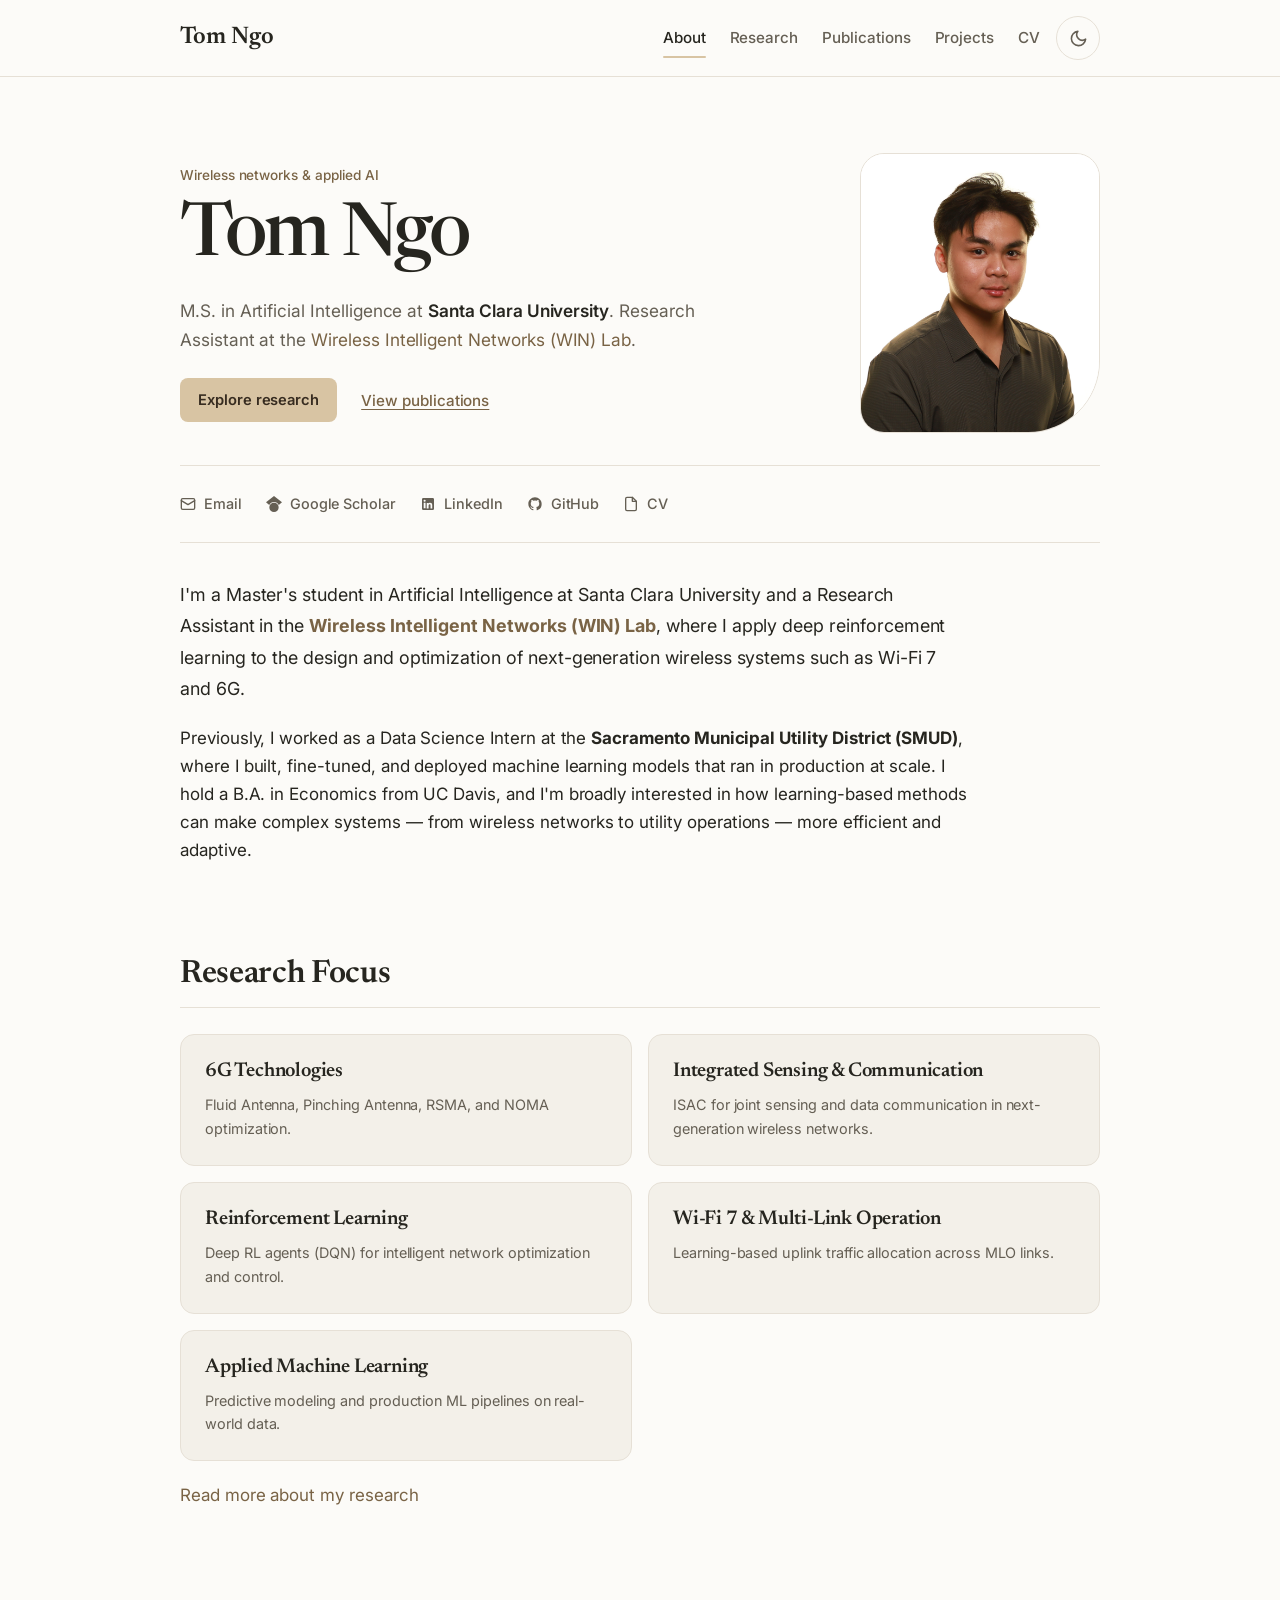
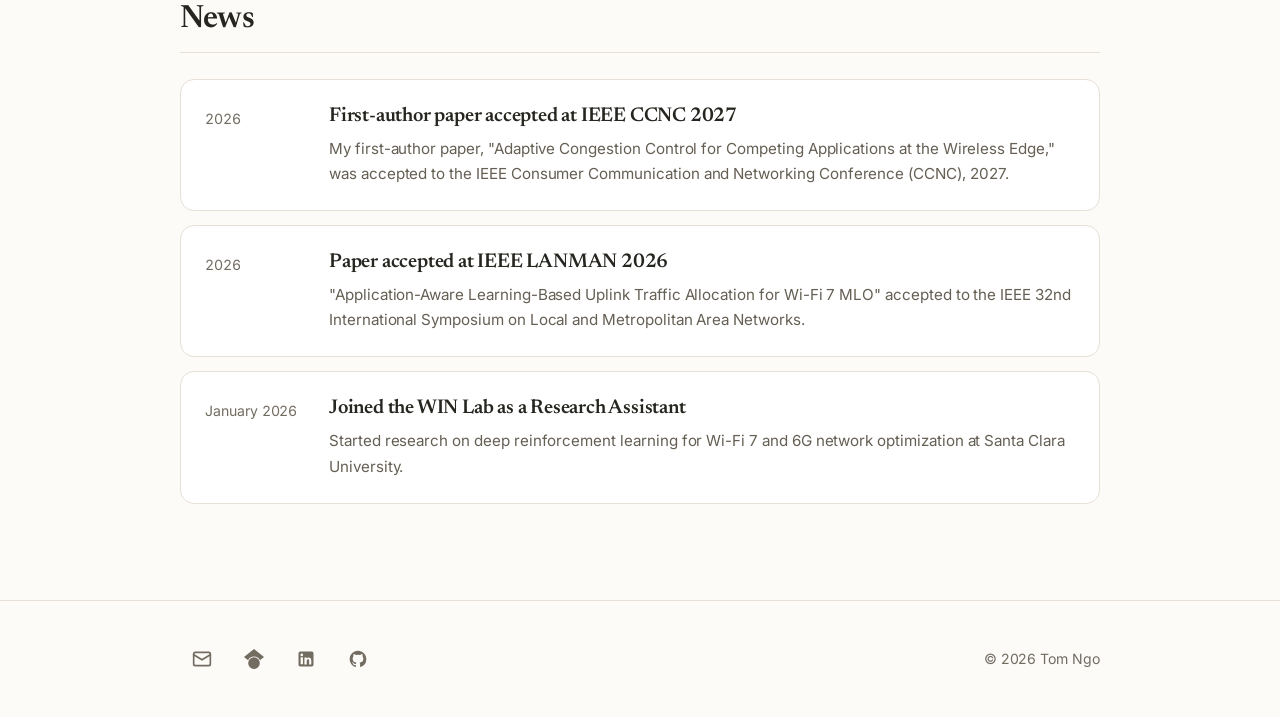
<file: index.html>
<!DOCTYPE html>
<html lang="en">
<head>
  <meta charset="UTF-8" />
  <meta name="viewport" content="width=device-width, initial-scale=1.0" />
  <title>Tom Ngo</title>
  <meta name="description" content="Tom (Pham Hoang Duy) Ngo — M.S. in Artificial Intelligence at Santa Clara University and Research Assistant at the Wireless Intelligent Networks (WIN) Lab. Research in deep reinforcement learning for intelligent wireless networks." />
  <meta name="theme-color" content="#fcfbf8" />
  <link rel="icon" type="image/svg+xml" href="assets/favicon.svg" />
  <script>
    (function () {
      var theme = "light";
      try {
        var saved = localStorage.getItem("theme");
        theme = saved === "light" || saved === "dark" ? saved :
          (window.matchMedia("(prefers-color-scheme: dark)").matches ? "dark" : "light");
      } catch (e) {}
      document.documentElement.setAttribute("data-theme", theme);
      document.querySelector('meta[name="theme-color"]').setAttribute("content", theme === "dark" ? "#181714" : "#fcfbf8");
    })();
  </script>
  <link rel="preconnect" href="https://fonts.googleapis.com" />
  <link rel="preconnect" href="https://fonts.gstatic.com" crossorigin />
  <link href="https://fonts.googleapis.com/css2?family=Inter:wght@400;500;600;700&family=Newsreader:ital,opsz,wght@0,6..72,400;0,6..72,500;0,6..72,600;0,6..72,700;1,6..72,400;1,6..72,500&display=swap" rel="stylesheet" />
  <link rel="stylesheet" href="style.css" />
</head>
<body>
  <a class="skip-link" href="#main-content">Skip to content</a>
  <header class="site-header">
    <div class="container nav-inner">
      <a class="brand" href="index.html">Tom Ngo</a>
      <nav class="nav-links" id="navLinks" aria-label="Main navigation">
        <a href="index.html" aria-current="page">About</a>
        <a href="research.html">Research</a>
        <a href="publications.html">Publications</a>
        <a href="projects.html">Projects</a>
        <a href="cv.html">CV</a>
      </nav>
      <button type="button" class="theme-toggle" id="themeToggle" aria-label="Switch to dark mode" title="Switch to dark mode" aria-pressed="false">
        <svg aria-hidden="true" focusable="false" class="icon-moon" viewBox="0 0 24 24" fill="none" stroke="currentColor" stroke-width="2" stroke-linecap="round" stroke-linejoin="round"><path d="M21 12.79A9 9 0 1 1 11.21 3 7 7 0 0 0 21 12.79z"/></svg>
        <svg aria-hidden="true" focusable="false" class="icon-sun" viewBox="0 0 24 24" fill="none" stroke="currentColor" stroke-width="2" stroke-linecap="round" stroke-linejoin="round"><circle cx="12" cy="12" r="4"/><path d="M12 2v2M12 20v2M4.93 4.93l1.41 1.41M17.66 17.66l1.41 1.41M2 12h2M20 12h2M6.34 17.66l-1.41 1.41M19.07 4.93l-1.41 1.41"/></svg>
      </button>
      <button type="button" class="nav-toggle" aria-label="Open menu" aria-expanded="false" aria-controls="navLinks">
        <svg aria-hidden="true" focusable="false" width="24" height="24" viewBox="0 0 24 24" fill="none" stroke="currentColor" stroke-width="2" stroke-linecap="round"><line x1="3" y1="6" x2="21" y2="6"/><line x1="3" y1="12" x2="21" y2="12"/><line x1="3" y1="18" x2="21" y2="18"/></svg>
      </button>
    </div>
  </header>

  <main id="main-content" tabindex="-1">
    <!-- Hero -->
    <section class="hero" aria-labelledby="profile-heading">
      <div class="container hero-grid">
        <div class="hero-copy">
          <p class="eyebrow">Wireless networks &amp; applied AI</p>
          <h1 id="profile-heading">Tom Ngo</h1>
          <p class="hero-tagline">
            M.S. in Artificial Intelligence at <strong>Santa Clara University</strong>.
            Research Assistant at the
            <a href="https://krishnaramamoorthy.com/winlab/" target="_blank" rel="noopener">Wireless Intelligent Networks (WIN) Lab</a>.
          </p>
          <div class="hero-actions">
            <a class="btn" href="research.html">Explore research</a>
            <a class="text-link" href="publications.html">View publications</a>
          </div>
        </div>
        <img class="hero-photo" src="assets/profile.jpg" width="240" height="280" fetchpriority="high" alt="Portrait of Tom Ngo" />
        <div class="social-row">
          <a href="mailto:pngo2@scu.edu">
            <svg aria-hidden="true" focusable="false" viewBox="0 0 24 24" fill="none" stroke="currentColor" stroke-width="2" stroke-linecap="round" stroke-linejoin="round"><rect x="2" y="4" width="20" height="16" rx="2"/><path d="m22 7-10 6L2 7"/></svg>
            Email
          </a>
          <a href="https://scholar.google.com/citations?user=aA_KUTAAAAAJ&amp;hl=en" target="_blank" rel="noopener">
            <svg aria-hidden="true" focusable="false" viewBox="0 0 24 24" fill="currentColor"><path d="M12 24a7 7 0 1 1 0-14 7 7 0 0 1 0 14zm0-24L0 9.5l4.838 3.94A8 8 0 0 1 12 9a8 8 0 0 1 7.162 4.44L24 9.5z"/></svg>
            Google Scholar
          </a>
          <a href="https://www.linkedin.com/in/duyngoph" target="_blank" rel="noopener">
            <svg aria-hidden="true" focusable="false" viewBox="0 0 24 24" fill="currentColor"><path d="M19 3a2 2 0 0 1 2 2v14a2 2 0 0 1-2 2H5a2 2 0 0 1-2-2V5a2 2 0 0 1 2-2h14zM8.34 18.34V9.96H5.56v8.38h2.78zM6.95 8.73a1.61 1.61 0 1 0 0-3.22 1.61 1.61 0 0 0 0 3.22zm11.39 9.61v-4.6c0-2.46-1.31-3.6-3.06-3.6-1.41 0-2.04.78-2.39 1.32v-1.13h-2.78c.04.78 0 8.38 0 8.38h2.78v-4.68c0-.25.02-.5.09-.68.2-.5.66-1.01 1.42-1.01.99 0 1.39.76 1.39 1.86v4.51h2.55z"/></svg>
            LinkedIn
          </a>
          <a href="https://github.com/duyngoph" target="_blank" rel="noopener">
            <svg aria-hidden="true" focusable="false" viewBox="0 0 24 24" fill="currentColor"><path d="M12 2C6.48 2 2 6.48 2 12c0 4.42 2.87 8.17 6.84 9.5.5.09.68-.22.68-.48v-1.7c-2.78.6-3.37-1.34-3.37-1.34-.46-1.16-1.11-1.47-1.11-1.47-.91-.62.07-.6.07-.6 1 .07 1.53 1.03 1.53 1.03.89 1.53 2.34 1.09 2.91.83.09-.65.35-1.09.63-1.34-2.22-.25-4.55-1.11-4.55-4.94 0-1.09.39-1.98 1.03-2.68-.1-.25-.45-1.27.1-2.65 0 0 .84-.27 2.75 1.02a9.56 9.56 0 0 1 5 0c1.91-1.29 2.75-1.02 2.75-1.02.55 1.38.2 2.4.1 2.65.64.7 1.03 1.59 1.03 2.68 0 3.84-2.34 4.69-4.57 4.94.36.31.68.92.68 1.85v2.74c0 .27.18.58.69.48A10.01 10.01 0 0 0 22 12c0-5.52-4.48-10-10-10z"/></svg>
            GitHub
          </a>
          <a href="assets/Tom_Ngo_CV.pdf" target="_blank" rel="noopener">
            <svg aria-hidden="true" focusable="false" viewBox="0 0 24 24" fill="none" stroke="currentColor" stroke-width="2" stroke-linecap="round" stroke-linejoin="round"><path d="M14 2H6a2 2 0 0 0-2 2v16a2 2 0 0 0 2 2h12a2 2 0 0 0 2-2V8z"/><path d="M14 2v6h6"/></svg>
            CV
          </a>
        </div>
      </div>
    </section>

    <!-- About -->
    <section class="section about-section" aria-label="About Tom">
      <div class="container prose">
        <p class="lead">
          I'm a Master's student in Artificial Intelligence at Santa Clara University and a
          Research Assistant in the <strong><a href="https://krishnaramamoorthy.com/winlab/" target="_blank" rel="noopener">Wireless Intelligent Networks (WIN) Lab</a></strong>, where I
          apply deep reinforcement learning to the design and optimization of next-generation
          wireless systems such as Wi-Fi 7 and 6G.
        </p>
        <p>
          Previously, I worked as a Data Science Intern at the
          <strong>Sacramento Municipal Utility District (SMUD)</strong>, where I built, fine-tuned,
          and deployed machine learning models that ran in production at scale. I hold a B.A. in
          Economics from UC Davis, and I'm broadly interested in how learning-based methods can make
          complex systems — from wireless networks to utility operations — more efficient and
          adaptive.
        </p>
      </div>
    </section>

    <!-- Research focus -->
    <section class="section">
      <div class="container">
        <h2 class="section-title">Research Focus</h2>
        <div class="interest-grid">
          <div class="interest">
            <h3>6G Technologies</h3>
            <p>Fluid Antenna, Pinching Antenna, RSMA, and NOMA optimization.</p>
          </div>
          <div class="interest">
            <h3>Integrated Sensing &amp; Communication</h3>
            <p>ISAC for joint sensing and data communication in next-generation wireless networks.</p>
          </div>
          <div class="interest">
            <h3>Reinforcement Learning</h3>
            <p>Deep RL agents (DQN) for intelligent network optimization and control.</p>
          </div>
          <div class="interest">
            <h3>Wi-Fi 7 &amp; Multi-Link Operation</h3>
            <p>Learning-based uplink traffic allocation across MLO links.</p>
          </div>
          <div class="interest">
            <h3>Applied Machine Learning</h3>
            <p>Predictive modeling and production ML pipelines on real-world data.</p>
          </div>
        </div>
        <p style="margin-top: 20px;">
          <a href="research.html">Read more about my research</a>
        </p>
      </div>
    </section>

    <!-- News -->
    <section class="section">
      <div class="container">
        <h2 class="section-title">News</h2>
        <div class="cards news-cards">
          <article class="card news-card">
            <p class="meta">2026</p>
            <div class="news-body">
              <h3><a href="publications.html#ccnc-2027">First-author paper accepted at IEEE CCNC 2027</a></h3>
              <p class="muted">
                My first-author paper, "Adaptive Congestion Control for Competing Applications at the
                Wireless Edge," was accepted to the IEEE Consumer Communication and Networking
                Conference (CCNC), 2027.
              </p>
            </div>
          </article>
          <article class="card news-card">
            <p class="meta">2026</p>
            <div class="news-body">
              <h3><a href="publications.html#lanman-2026">Paper accepted at IEEE LANMAN 2026</a></h3>
              <p class="muted">
                "Application-Aware Learning-Based Uplink Traffic Allocation for Wi-Fi 7 MLO" accepted
                to the IEEE 32nd International Symposium on Local and Metropolitan Area Networks.
              </p>
            </div>
          </article>
          <article class="card news-card">
            <p class="meta">January 2026</p>
            <div class="news-body">
              <h3>Joined the WIN Lab as a Research Assistant</h3>
              <p class="muted">
                Started research on deep reinforcement learning for Wi-Fi 7 and 6G network
                optimization at Santa Clara University.
              </p>
            </div>
          </article>
        </div>
      </div>
    </section>
  </main>

  <footer class="site-footer">
    <div class="container footer-inner">
      <div class="footer-social">
        <a href="mailto:pngo2@scu.edu" aria-label="Email">
          <svg aria-hidden="true" focusable="false" viewBox="0 0 24 24" fill="none" stroke="currentColor" stroke-width="2" stroke-linecap="round" stroke-linejoin="round"><rect x="2" y="4" width="20" height="16" rx="2"/><path d="m22 7-10 6L2 7"/></svg>
        </a>
        <a href="https://scholar.google.com/citations?user=aA_KUTAAAAAJ&amp;hl=en" target="_blank" rel="noopener" aria-label="Google Scholar">
          <svg aria-hidden="true" focusable="false" viewBox="0 0 24 24" fill="currentColor"><path d="M12 24a7 7 0 1 1 0-14 7 7 0 0 1 0 14zm0-24L0 9.5l4.838 3.94A8 8 0 0 1 12 9a8 8 0 0 1 7.162 4.44L24 9.5z"/></svg>
        </a>
        <a href="https://www.linkedin.com/in/duyngoph" target="_blank" rel="noopener" aria-label="LinkedIn">
          <svg aria-hidden="true" focusable="false" viewBox="0 0 24 24" fill="currentColor"><path d="M19 3a2 2 0 0 1 2 2v14a2 2 0 0 1-2 2H5a2 2 0 0 1-2-2V5a2 2 0 0 1 2-2h14zM8.34 18.34V9.96H5.56v8.38h2.78zM6.95 8.73a1.61 1.61 0 1 0 0-3.22 1.61 1.61 0 0 0 0 3.22zm11.39 9.61v-4.6c0-2.46-1.31-3.6-3.06-3.6-1.41 0-2.04.78-2.39 1.32v-1.13h-2.78c.04.78 0 8.38 0 8.38h2.78v-4.68c0-.25.02-.5.09-.68.2-.5.66-1.01 1.42-1.01.99 0 1.39.76 1.39 1.86v4.51h2.55z"/></svg>
        </a>
        <a href="https://github.com/duyngoph" target="_blank" rel="noopener" aria-label="GitHub">
          <svg aria-hidden="true" focusable="false" viewBox="0 0 24 24" fill="currentColor"><path d="M12 2C6.48 2 2 6.48 2 12c0 4.42 2.87 8.17 6.84 9.5.5.09.68-.22.68-.48v-1.7c-2.78.6-3.37-1.34-3.37-1.34-.46-1.16-1.11-1.47-1.11-1.47-.91-.62.07-.6.07-.6 1 .07 1.53 1.03 1.53 1.03.89 1.53 2.34 1.09 2.91.83.09-.65.35-1.09.63-1.34-2.22-.25-4.55-1.11-4.55-4.94 0-1.09.39-1.98 1.03-2.68-.1-.25-.45-1.27.1-2.65 0 0 .84-.27 2.75 1.02a9.56 9.56 0 0 1 5 0c1.91-1.29 2.75-1.02 2.75-1.02.55 1.38.2 2.4.1 2.65.64.7 1.03 1.59 1.03 2.68 0 3.84-2.34 4.69-4.57 4.94.36.31.68.92.68 1.85v2.74c0 .27.18.58.69.48A10.01 10.01 0 0 0 22 12c0-5.52-4.48-10-10-10z"/></svg>
        </a>
      </div>
      <p class="footer-copy">© 2026 Tom Ngo</p>
    </div>
  </footer>

  <script src="script.js"></script>
</body>
</html>
</file>
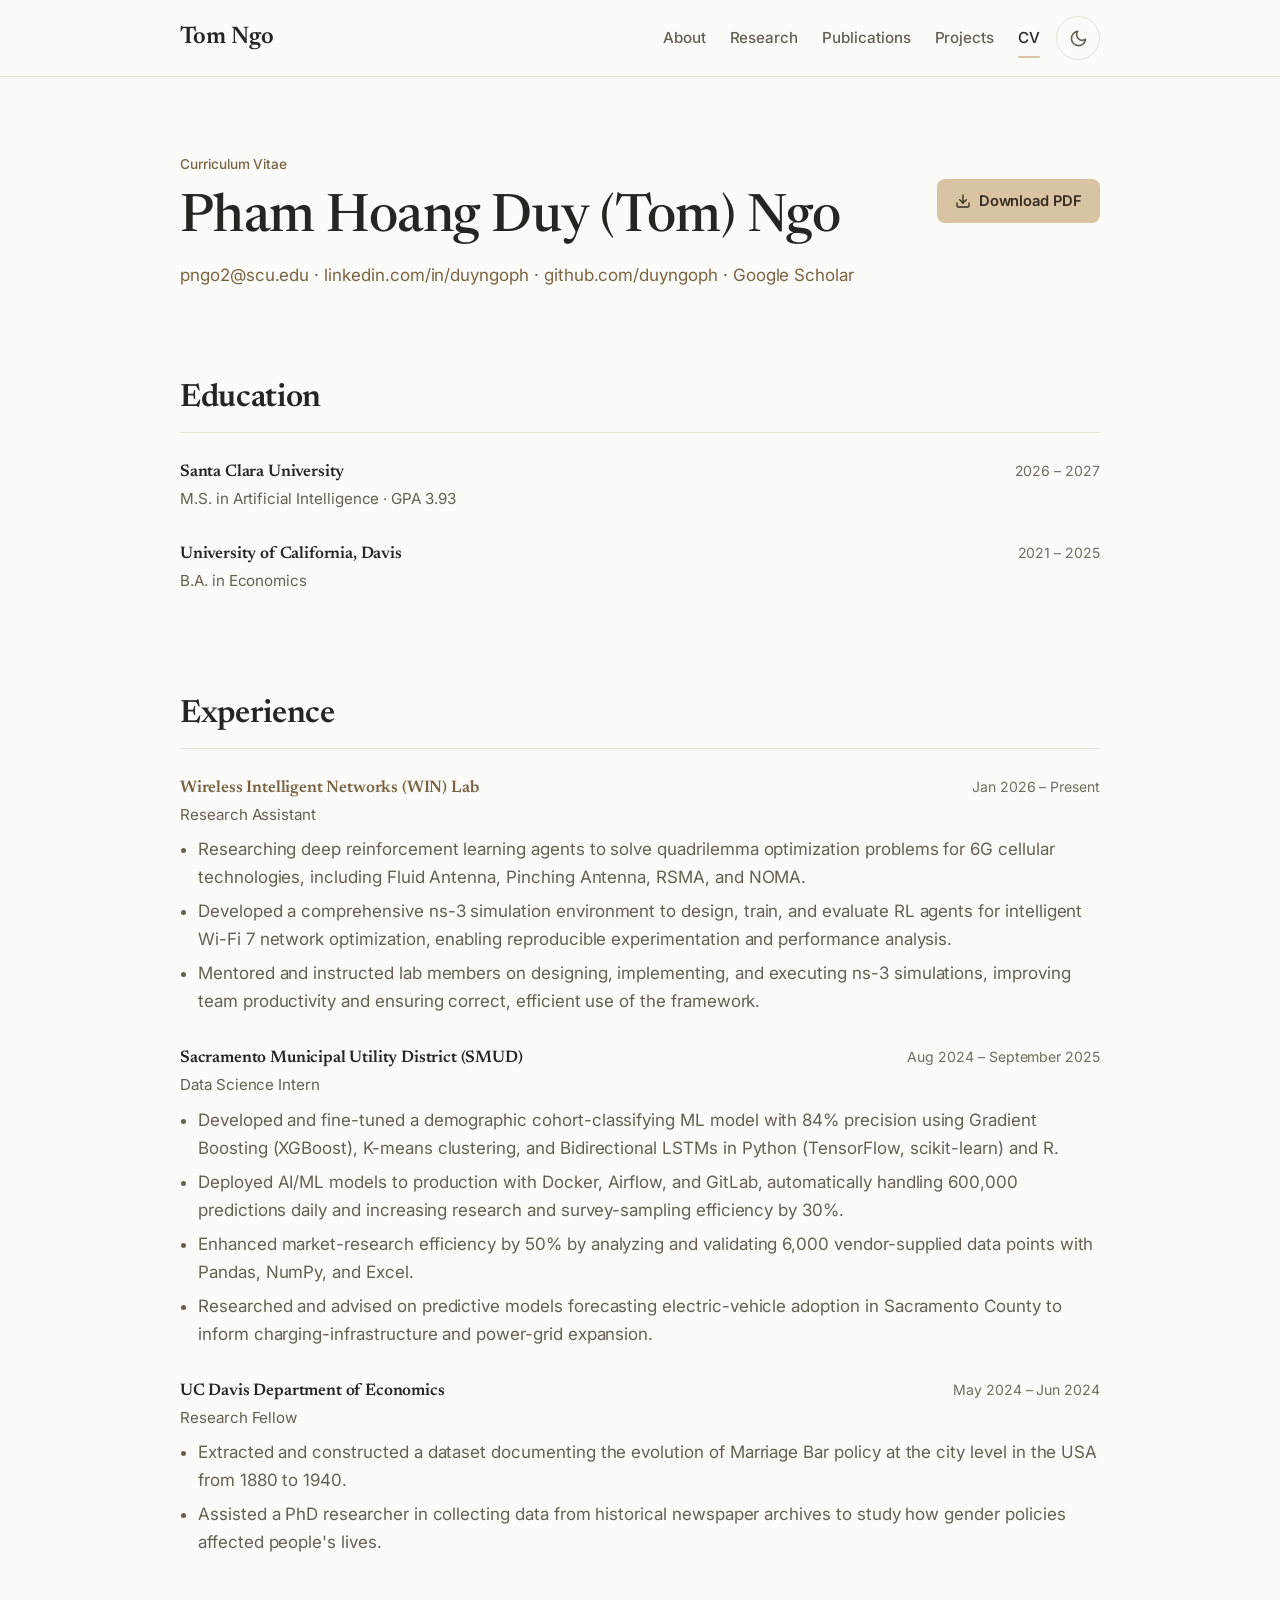
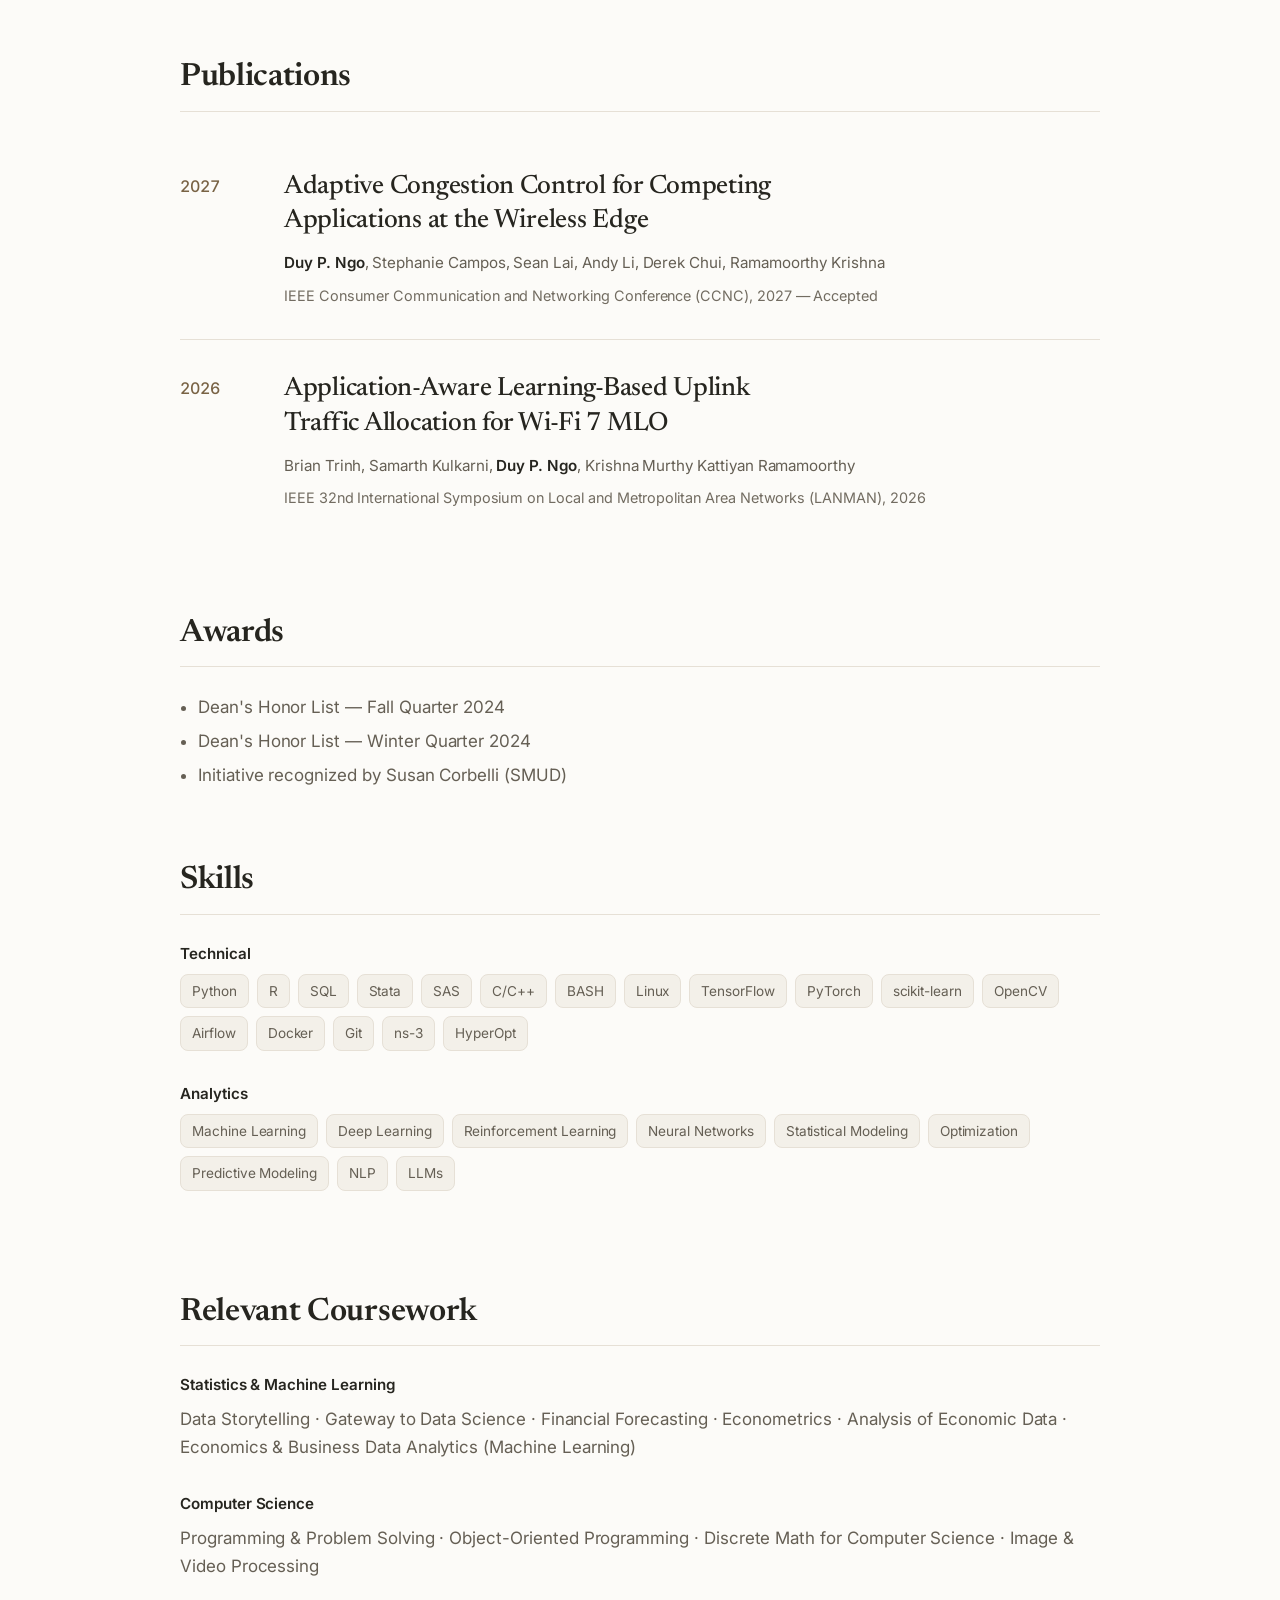
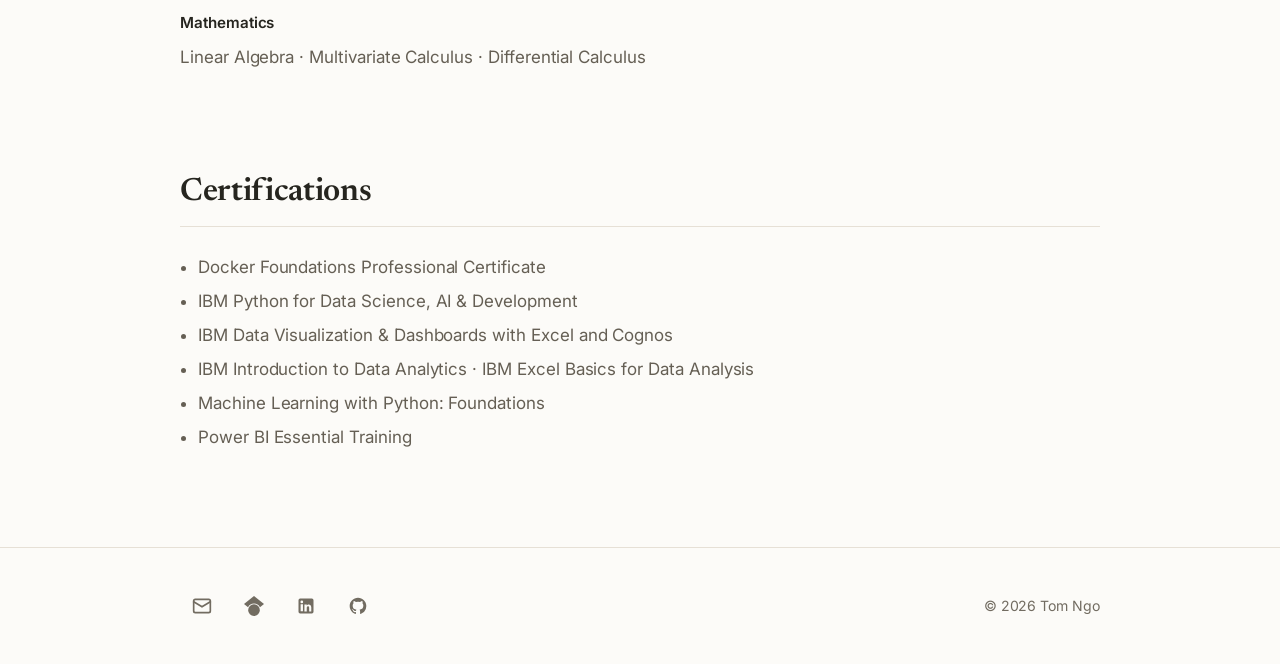
<file: cv.html>
<!DOCTYPE html>
<html lang="en">
<head>
  <meta charset="UTF-8" />
  <meta name="viewport" content="width=device-width, initial-scale=1.0" />
  <title>CV — Tom Ngo</title>
  <meta name="description" content="Curriculum vitae of Tom (Pham Hoang Duy) Ngo: education, research and industry experience, skills, awards, and certifications." />
  <meta name="theme-color" content="#fcfbf8" />
  <link rel="icon" type="image/svg+xml" href="assets/favicon.svg" />
  <script>
    (function () {
      var theme = "light";
      try {
        var saved = localStorage.getItem("theme");
        theme = saved === "light" || saved === "dark" ? saved :
          (window.matchMedia("(prefers-color-scheme: dark)").matches ? "dark" : "light");
      } catch (e) {}
      document.documentElement.setAttribute("data-theme", theme);
      document.querySelector('meta[name="theme-color"]').setAttribute("content", theme === "dark" ? "#181714" : "#fcfbf8");
    })();
  </script>
  <link rel="preconnect" href="https://fonts.googleapis.com" />
  <link rel="preconnect" href="https://fonts.gstatic.com" crossorigin />
  <link href="https://fonts.googleapis.com/css2?family=Inter:wght@400;500;600;700&family=Newsreader:ital,opsz,wght@0,6..72,400;0,6..72,500;0,6..72,600;0,6..72,700;1,6..72,400;1,6..72,500&display=swap" rel="stylesheet" />
  <link rel="stylesheet" href="style.css" />
</head>
<body>
  <a class="skip-link" href="#main-content">Skip to content</a>
  <header class="site-header">
    <div class="container nav-inner">
      <a class="brand" href="index.html">Tom Ngo</a>
      <nav class="nav-links" id="navLinks" aria-label="Main navigation">
        <a href="index.html">About</a>
        <a href="research.html">Research</a>
        <a href="publications.html">Publications</a>
        <a href="projects.html">Projects</a>
        <a href="cv.html" aria-current="page">CV</a>
      </nav>
      <button type="button" class="theme-toggle" id="themeToggle" aria-label="Switch to dark mode" title="Switch to dark mode" aria-pressed="false">
        <svg aria-hidden="true" focusable="false" class="icon-moon" viewBox="0 0 24 24" fill="none" stroke="currentColor" stroke-width="2" stroke-linecap="round" stroke-linejoin="round"><path d="M21 12.79A9 9 0 1 1 11.21 3 7 7 0 0 0 21 12.79z"/></svg>
        <svg aria-hidden="true" focusable="false" class="icon-sun" viewBox="0 0 24 24" fill="none" stroke="currentColor" stroke-width="2" stroke-linecap="round" stroke-linejoin="round"><circle cx="12" cy="12" r="4"/><path d="M12 2v2M12 20v2M4.93 4.93l1.41 1.41M17.66 17.66l1.41 1.41M2 12h2M20 12h2M6.34 17.66l-1.41 1.41M19.07 4.93l-1.41 1.41"/></svg>
      </button>
      <button type="button" class="nav-toggle" aria-label="Open menu" aria-expanded="false" aria-controls="navLinks">
        <svg aria-hidden="true" focusable="false" width="24" height="24" viewBox="0 0 24 24" fill="none" stroke="currentColor" stroke-width="2" stroke-linecap="round"><line x1="3" y1="6" x2="21" y2="6"/><line x1="3" y1="12" x2="21" y2="12"/><line x1="3" y1="18" x2="21" y2="18"/></svg>
      </button>
    </div>
  </header>

  <main id="main-content" tabindex="-1">
    <section class="section page-intro">
      <div class="container">
        <div class="page-heading-row">
          <div>
            <p class="eyebrow">Curriculum Vitae</p>
            <h1 class="page-title">Pham Hoang Duy (Tom) Ngo</h1>
          </div>
          <a class="btn" href="assets/Tom_Ngo_CV.pdf" target="_blank" rel="noopener">
            <svg aria-hidden="true" focusable="false" viewBox="0 0 24 24" fill="none" stroke="currentColor" stroke-width="2" stroke-linecap="round" stroke-linejoin="round"><path d="M21 15v4a2 2 0 0 1-2 2H5a2 2 0 0 1-2-2v-4"/><path d="M7 10l5 5 5-5"/><path d="M12 15V3"/></svg>
            Download PDF
          </a>
        </div>
        <p class="muted">
          <a href="mailto:pngo2@scu.edu">pngo2@scu.edu</a> ·
          <a href="https://www.linkedin.com/in/duyngoph" target="_blank" rel="noopener">linkedin.com/in/duyngoph</a> ·
          <a href="https://github.com/duyngoph" target="_blank" rel="noopener">github.com/duyngoph</a> ·
          <a href="https://scholar.google.com/citations?user=aA_KUTAAAAAJ&amp;hl=en" target="_blank" rel="noopener">Google Scholar</a>
        </p>
      </div>
    </section>

    <!-- Education -->
    <section class="section">
      <div class="container">
        <h2 class="section-title">Education</h2>
        <div class="cv-block">
          <div class="cv-item">
            <h3>Santa Clara University</h3>
            <span class="date">2026 – 2027</span>
          </div>
          <p class="cv-sub">M.S. in Artificial Intelligence · GPA 3.93</p>
        </div>
        <div class="cv-block">
          <div class="cv-item">
            <h3>University of California, Davis</h3>
            <span class="date">2021 – 2025</span>
          </div>
          <p class="cv-sub">B.A. in Economics</p>
        </div>
      </div>
    </section>

    <!-- Experience -->
    <section class="section">
      <div class="container">
        <h2 class="section-title">Experience</h2>

        <div class="cv-block">
          <div class="cv-item">
            <h3><a href="https://krishnaramamoorthy.com/winlab/" target="_blank" rel="noopener">Wireless Intelligent Networks (WIN) Lab</a></h3>
            <span class="date">Jan 2026 – Present</span>
          </div>
          <p class="cv-sub">Research Assistant</p>
          <ul>
            <li>Researching deep reinforcement learning agents to solve quadrilemma optimization problems for 6G cellular technologies, including Fluid Antenna, Pinching Antenna, RSMA, and NOMA.</li>
            <li>Developed a comprehensive ns-3 simulation environment to design, train, and evaluate RL agents for intelligent Wi-Fi 7 network optimization, enabling reproducible experimentation and performance analysis.</li>
            <li>Mentored and instructed lab members on designing, implementing, and executing ns-3 simulations, improving team productivity and ensuring correct, efficient use of the framework.</li>
          </ul>
        </div>

        <div class="cv-block">
          <div class="cv-item">
            <h3>Sacramento Municipal Utility District (SMUD)</h3>
            <span class="date">Aug 2024 – September 2025</span>
          </div>
          <p class="cv-sub">Data Science Intern</p>
          <ul>
            <li>Developed and fine-tuned a demographic cohort-classifying ML model with 84% precision using Gradient Boosting (XGBoost), K-means clustering, and Bidirectional LSTMs in Python (TensorFlow, scikit-learn) and R.</li>
            <li>Deployed AI/ML models to production with Docker, Airflow, and GitLab, automatically handling 600,000 predictions daily and increasing research and survey-sampling efficiency by 30%.</li>
            <li>Enhanced market-research efficiency by 50% by analyzing and validating 6,000 vendor-supplied data points with Pandas, NumPy, and Excel.</li>
            <li>Researched and advised on predictive models forecasting electric-vehicle adoption in Sacramento County to inform charging-infrastructure and power-grid expansion.</li>
          </ul>
        </div>

        <div class="cv-block">
          <div class="cv-item">
            <h3>UC Davis Department of Economics</h3>
            <span class="date">May 2024 – Jun 2024</span>
          </div>
          <p class="cv-sub">Research Fellow</p>
          <ul>
            <li>Extracted and constructed a dataset documenting the evolution of Marriage Bar policy at the city level in the USA from 1880 to 1940.</li>
            <li>Assisted a PhD researcher in collecting data from historical newspaper archives to study how gender policies affected people's lives.</li>
          </ul>
        </div>
      </div>
    </section>

    <!-- Publications -->
    <section class="section">
      <div class="container">
        <h2 class="section-title">Publications</h2>
        <ul class="pub-list">
          <li class="pub">
            <span class="pub-year">2027</span>
            <div>
              <h3 class="pub-title">Adaptive Congestion Control for Competing Applications at the Wireless Edge</h3>
              <p class="pub-authors"><span class="me">Duy P. Ngo</span>, Stephanie Campos, Sean Lai, Andy Li, Derek Chui, Ramamoorthy Krishna</p>
              <p class="pub-venue">IEEE Consumer Communication and Networking Conference (CCNC), 2027 — Accepted</p>
            </div>
          </li>
          <li class="pub">
            <span class="pub-year">2026</span>
            <div>
              <h3 class="pub-title"><a href="https://ieeexplore.ieee.org/document/11623620" target="_blank" rel="noopener">Application-Aware Learning-Based Uplink Traffic Allocation for Wi-Fi 7 MLO</a></h3>
              <p class="pub-authors">Brian Trinh, Samarth Kulkarni, <span class="me">Duy P. Ngo</span>, Krishna Murthy Kattiyan Ramamoorthy</p>
              <p class="pub-venue">IEEE 32nd International Symposium on Local and Metropolitan Area Networks (LANMAN), 2026</p>
            </div>
          </li>
        </ul>
      </div>
    </section>

    <!-- Awards -->
    <section class="section">
      <div class="container">
        <h2 class="section-title">Awards</h2>
        <ul class="cv-block" style="margin:0; padding-left:18px; color:var(--text-muted);">
          <li style="margin-bottom:6px;">Dean's Honor List — Fall Quarter 2024</li>
          <li style="margin-bottom:6px;">Dean's Honor List — Winter Quarter 2024</li>
          <li>Initiative recognized by Susan Corbelli (SMUD)</li>
        </ul>
      </div>
    </section>

    <!-- Skills -->
    <section class="section">
      <div class="container">
        <h2 class="section-title">Skills</h2>
        <div class="cv-block">
          <p class="cv-sub" style="font-weight:600; color:var(--text);">Technical</p>
          <div class="chip-row">
            <span class="chip">Python</span><span class="chip">R</span><span class="chip">SQL</span>
            <span class="chip">Stata</span><span class="chip">SAS</span><span class="chip">C/C++</span>
            <span class="chip">BASH</span><span class="chip">Linux</span><span class="chip">TensorFlow</span>
            <span class="chip">PyTorch</span><span class="chip">scikit-learn</span><span class="chip">OpenCV</span>
            <span class="chip">Airflow</span><span class="chip">Docker</span><span class="chip">Git</span>
            <span class="chip">ns-3</span><span class="chip">HyperOpt</span>
          </div>
        </div>
        <div class="cv-block">
          <p class="cv-sub" style="font-weight:600; color:var(--text);">Analytics</p>
          <div class="chip-row">
            <span class="chip">Machine Learning</span><span class="chip">Deep Learning</span>
            <span class="chip">Reinforcement Learning</span><span class="chip">Neural Networks</span>
            <span class="chip">Statistical Modeling</span><span class="chip">Optimization</span>
            <span class="chip">Predictive Modeling</span><span class="chip">NLP</span>
            <span class="chip">LLMs</span>
          </div>
        </div>
      </div>
    </section>

    <!-- Coursework -->
    <section class="section">
      <div class="container">
        <h2 class="section-title">Relevant Coursework</h2>
        <div class="cv-block">
          <p class="cv-sub" style="font-weight:600; color:var(--text);">Statistics &amp; Machine Learning</p>
          <p class="muted">Data Storytelling · Gateway to Data Science · Financial Forecasting · Econometrics · Analysis of Economic Data · Economics &amp; Business Data Analytics (Machine Learning)</p>
        </div>
        <div class="cv-block">
          <p class="cv-sub" style="font-weight:600; color:var(--text);">Computer Science</p>
          <p class="muted">Programming &amp; Problem Solving · Object-Oriented Programming · Discrete Math for Computer Science · Image &amp; Video Processing</p>
        </div>
        <div class="cv-block">
          <p class="cv-sub" style="font-weight:600; color:var(--text);">Mathematics</p>
          <p class="muted">Linear Algebra · Multivariate Calculus · Differential Calculus</p>
        </div>
      </div>
    </section>

    <!-- Certifications -->
    <section class="section">
      <div class="container">
        <h2 class="section-title">Certifications</h2>
        <ul class="cv-block" style="margin:0; padding-left:18px; color:var(--text-muted);">
          <li style="margin-bottom:6px;">Docker Foundations Professional Certificate</li>
          <li style="margin-bottom:6px;">IBM Python for Data Science, AI &amp; Development</li>
          <li style="margin-bottom:6px;">IBM Data Visualization &amp; Dashboards with Excel and Cognos</li>
          <li style="margin-bottom:6px;">IBM Introduction to Data Analytics · IBM Excel Basics for Data Analysis</li>
          <li style="margin-bottom:6px;">Machine Learning with Python: Foundations</li>
          <li>Power BI Essential Training</li>
        </ul>
      </div>
    </section>
  </main>

  <footer class="site-footer">
    <div class="container footer-inner">
      <div class="footer-social">
        <a href="mailto:pngo2@scu.edu" aria-label="Email">
          <svg aria-hidden="true" focusable="false" viewBox="0 0 24 24" fill="none" stroke="currentColor" stroke-width="2" stroke-linecap="round" stroke-linejoin="round"><rect x="2" y="4" width="20" height="16" rx="2"/><path d="m22 7-10 6L2 7"/></svg>
        </a>
        <a href="https://scholar.google.com/citations?user=aA_KUTAAAAAJ&amp;hl=en" target="_blank" rel="noopener" aria-label="Google Scholar">
          <svg aria-hidden="true" focusable="false" viewBox="0 0 24 24" fill="currentColor"><path d="M12 24a7 7 0 1 1 0-14 7 7 0 0 1 0 14zm0-24L0 9.5l4.838 3.94A8 8 0 0 1 12 9a8 8 0 0 1 7.162 4.44L24 9.5z"/></svg>
        </a>
        <a href="https://www.linkedin.com/in/duyngoph" target="_blank" rel="noopener" aria-label="LinkedIn">
          <svg aria-hidden="true" focusable="false" viewBox="0 0 24 24" fill="currentColor"><path d="M19 3a2 2 0 0 1 2 2v14a2 2 0 0 1-2 2H5a2 2 0 0 1-2-2V5a2 2 0 0 1 2-2h14zM8.34 18.34V9.96H5.56v8.38h2.78zM6.95 8.73a1.61 1.61 0 1 0 0-3.22 1.61 1.61 0 0 0 0 3.22zm11.39 9.61v-4.6c0-2.46-1.31-3.6-3.06-3.6-1.41 0-2.04.78-2.39 1.32v-1.13h-2.78c.04.78 0 8.38 0 8.38h2.78v-4.68c0-.25.02-.5.09-.68.2-.5.66-1.01 1.42-1.01.99 0 1.39.76 1.39 1.86v4.51h2.55z"/></svg>
        </a>
        <a href="https://github.com/duyngoph" target="_blank" rel="noopener" aria-label="GitHub">
          <svg aria-hidden="true" focusable="false" viewBox="0 0 24 24" fill="currentColor"><path d="M12 2C6.48 2 2 6.48 2 12c0 4.42 2.87 8.17 6.84 9.5.5.09.68-.22.68-.48v-1.7c-2.78.6-3.37-1.34-3.37-1.34-.46-1.16-1.11-1.47-1.11-1.47-.91-.62.07-.6.07-.6 1 .07 1.53 1.03 1.53 1.03.89 1.53 2.34 1.09 2.91.83.09-.65.35-1.09.63-1.34-2.22-.25-4.55-1.11-4.55-4.94 0-1.09.39-1.98 1.03-2.68-.1-.25-.45-1.27.1-2.65 0 0 .84-.27 2.75 1.02a9.56 9.56 0 0 1 5 0c1.91-1.29 2.75-1.02 2.75-1.02.55 1.38.2 2.4.1 2.65.64.7 1.03 1.59 1.03 2.68 0 3.84-2.34 4.69-4.57 4.94.36.31.68.92.68 1.85v2.74c0 .27.18.58.69.48A10.01 10.01 0 0 0 22 12c0-5.52-4.48-10-10-10z"/></svg>
        </a>
      </div>
      <p class="footer-copy">© 2026 Tom Ngo</p>
    </div>
  </footer>

  <script src="script.js"></script>
</body>
</html>
</file>
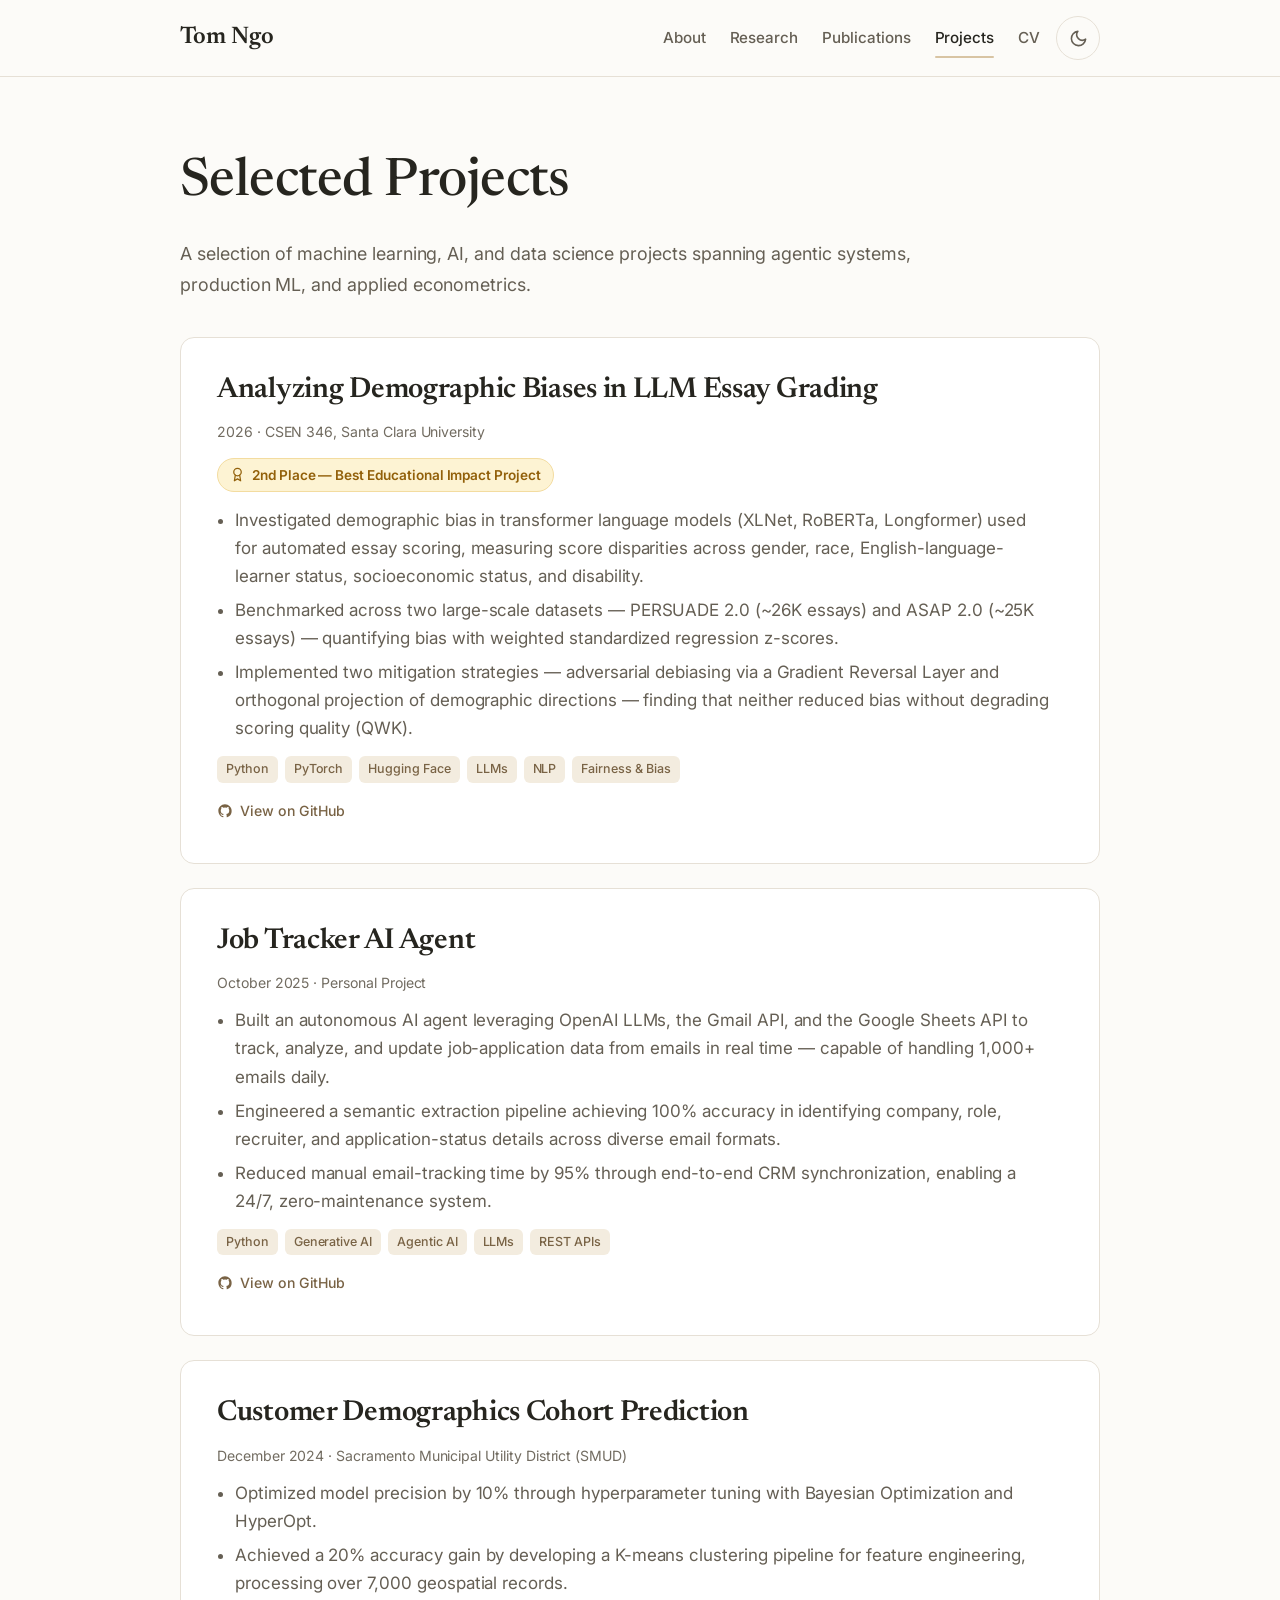
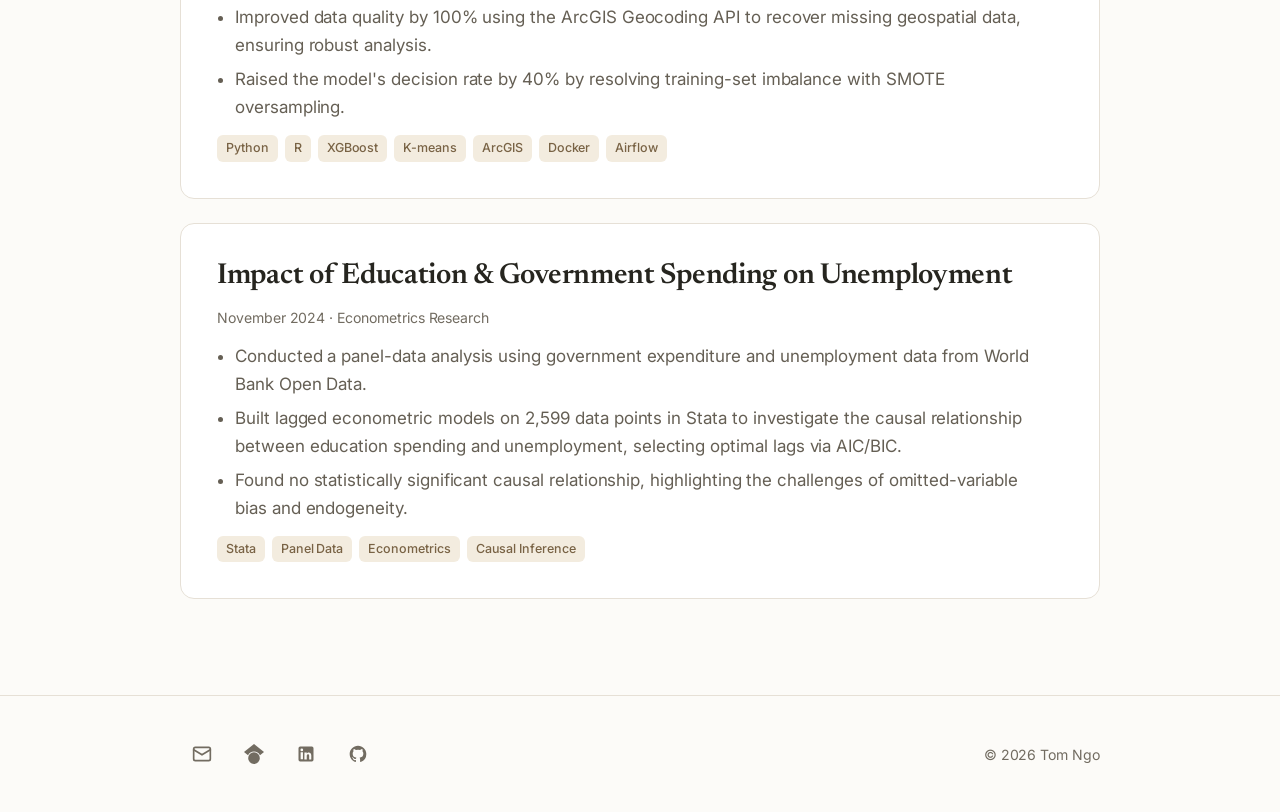
<file: projects.html>
<!DOCTYPE html>
<html lang="en">
<head>
  <meta charset="UTF-8" />
  <meta name="viewport" content="width=device-width, initial-scale=1.0" />
  <title>Projects — Tom Ngo</title>
  <meta name="description" content="Selected machine learning and AI projects by Tom Ngo, including an autonomous Job Tracker AI Agent and customer demographics prediction at SMUD." />
  <meta name="theme-color" content="#fcfbf8" />
  <link rel="icon" type="image/svg+xml" href="assets/favicon.svg" />
  <script>
    (function () {
      var theme = "light";
      try {
        var saved = localStorage.getItem("theme");
        theme = saved === "light" || saved === "dark" ? saved :
          (window.matchMedia("(prefers-color-scheme: dark)").matches ? "dark" : "light");
      } catch (e) {}
      document.documentElement.setAttribute("data-theme", theme);
      document.querySelector('meta[name="theme-color"]').setAttribute("content", theme === "dark" ? "#181714" : "#fcfbf8");
    })();
  </script>
  <link rel="preconnect" href="https://fonts.googleapis.com" />
  <link rel="preconnect" href="https://fonts.gstatic.com" crossorigin />
  <link href="https://fonts.googleapis.com/css2?family=Inter:wght@400;500;600;700&family=Newsreader:ital,opsz,wght@0,6..72,400;0,6..72,500;0,6..72,600;0,6..72,700;1,6..72,400;1,6..72,500&display=swap" rel="stylesheet" />
  <link rel="stylesheet" href="style.css" />
</head>
<body>
  <a class="skip-link" href="#main-content">Skip to content</a>
  <header class="site-header">
    <div class="container nav-inner">
      <a class="brand" href="index.html">Tom Ngo</a>
      <nav class="nav-links" id="navLinks" aria-label="Main navigation">
        <a href="index.html">About</a>
        <a href="research.html">Research</a>
        <a href="publications.html">Publications</a>
        <a href="projects.html" aria-current="page">Projects</a>
        <a href="cv.html">CV</a>
      </nav>
      <button type="button" class="theme-toggle" id="themeToggle" aria-label="Switch to dark mode" title="Switch to dark mode" aria-pressed="false">
        <svg aria-hidden="true" focusable="false" class="icon-moon" viewBox="0 0 24 24" fill="none" stroke="currentColor" stroke-width="2" stroke-linecap="round" stroke-linejoin="round"><path d="M21 12.79A9 9 0 1 1 11.21 3 7 7 0 0 0 21 12.79z"/></svg>
        <svg aria-hidden="true" focusable="false" class="icon-sun" viewBox="0 0 24 24" fill="none" stroke="currentColor" stroke-width="2" stroke-linecap="round" stroke-linejoin="round"><circle cx="12" cy="12" r="4"/><path d="M12 2v2M12 20v2M4.93 4.93l1.41 1.41M17.66 17.66l1.41 1.41M2 12h2M20 12h2M6.34 17.66l-1.41 1.41M19.07 4.93l-1.41 1.41"/></svg>
      </button>
      <button type="button" class="nav-toggle" aria-label="Open menu" aria-expanded="false" aria-controls="navLinks">
        <svg aria-hidden="true" focusable="false" width="24" height="24" viewBox="0 0 24 24" fill="none" stroke="currentColor" stroke-width="2" stroke-linecap="round"><line x1="3" y1="6" x2="21" y2="6"/><line x1="3" y1="12" x2="21" y2="12"/><line x1="3" y1="18" x2="21" y2="18"/></svg>
      </button>
    </div>
  </header>

  <main id="main-content" tabindex="-1">
    <section class="section page-intro">
      <div class="container">
        <h1 class="page-title">Selected Projects</h1>
        <p class="muted lead">
          A selection of machine learning, AI, and data science projects spanning agentic systems,
          production ML, and applied econometrics.
        </p>

        <div class="cards project-list">
          <article class="card">
            <h2>Analyzing Demographic Biases in LLM Essay Grading</h2>
            <p class="meta">2026 · CSEN 346, Santa Clara University</p>
            <p class="award">
              <svg aria-hidden="true" focusable="false" viewBox="0 0 24 24" fill="none" stroke="currentColor" stroke-width="2" stroke-linecap="round" stroke-linejoin="round"><circle cx="12" cy="8" r="6"/><path d="M15.477 12.89 17 22l-5-3-5 3 1.523-9.11"/></svg>
              2nd Place — Best Educational Impact Project
            </p>
            <ul>
              <li>Investigated demographic bias in transformer language models (XLNet, RoBERTa, Longformer) used for automated essay scoring, measuring score disparities across gender, race, English-language-learner status, socioeconomic status, and disability.</li>
              <li>Benchmarked across two large-scale datasets — PERSUADE 2.0 (~26K essays) and ASAP 2.0 (~25K essays) — quantifying bias with weighted standardized regression z-scores.</li>
              <li>Implemented two mitigation strategies — adversarial debiasing via a Gradient Reversal Layer and orthogonal projection of demographic directions — finding that neither reduced bias without degrading scoring quality (QWK).</li>
            </ul>
            <div class="tags">
              <span class="tag">Python</span>
              <span class="tag">PyTorch</span>
              <span class="tag">Hugging Face</span>
              <span class="tag">LLMs</span>
              <span class="tag">NLP</span>
              <span class="tag">Fairness &amp; Bias</span>
            </div>
            <a class="card-link" href="https://github.com/SCU-CSEN346/Analyzing-Demographic-Biases" target="_blank" rel="noopener">
              <svg aria-hidden="true" focusable="false" viewBox="0 0 24 24" fill="currentColor"><path d="M12 2C6.48 2 2 6.48 2 12c0 4.42 2.87 8.17 6.84 9.5.5.09.68-.22.68-.48v-1.7c-2.78.6-3.37-1.34-3.37-1.34-.46-1.16-1.11-1.47-1.11-1.47-.91-.62.07-.6.07-.6 1 .07 1.53 1.03 1.53 1.03.89 1.53 2.34 1.09 2.91.83.09-.65.35-1.09.63-1.34-2.22-.25-4.55-1.11-4.55-4.94 0-1.09.39-1.98 1.03-2.68-.1-.25-.45-1.27.1-2.65 0 0 .84-.27 2.75 1.02a9.56 9.56 0 0 1 5 0c1.91-1.29 2.75-1.02 2.75-1.02.55 1.38.2 2.4.1 2.65.64.7 1.03 1.59 1.03 2.68 0 3.84-2.34 4.69-4.57 4.94.36.31.68.92.68 1.85v2.74c0 .27.18.58.69.48A10.01 10.01 0 0 0 22 12c0-5.52-4.48-10-10-10z"/></svg>
              View on GitHub
            </a>
          </article>

          <article class="card">
            <h2>Job Tracker AI Agent</h2>
            <p class="meta">October 2025 · Personal Project</p>
            <ul>
              <li>Built an autonomous AI agent leveraging OpenAI LLMs, the Gmail API, and the Google Sheets API to track, analyze, and update job-application data from emails in real time — capable of handling 1,000+ emails daily.</li>
              <li>Engineered a semantic extraction pipeline achieving 100% accuracy in identifying company, role, recruiter, and application-status details across diverse email formats.</li>
              <li>Reduced manual email-tracking time by 95% through end-to-end CRM synchronization, enabling a 24/7, zero-maintenance system.</li>
            </ul>
            <div class="tags">
              <span class="tag">Python</span>
              <span class="tag">Generative AI</span>
              <span class="tag">Agentic AI</span>
              <span class="tag">LLMs</span>
              <span class="tag">REST APIs</span>
            </div>
            <a class="card-link" href="https://github.com/duyngoph/job_tracker_agent" target="_blank" rel="noopener">
              <svg aria-hidden="true" focusable="false" viewBox="0 0 24 24" fill="currentColor"><path d="M12 2C6.48 2 2 6.48 2 12c0 4.42 2.87 8.17 6.84 9.5.5.09.68-.22.68-.48v-1.7c-2.78.6-3.37-1.34-3.37-1.34-.46-1.16-1.11-1.47-1.11-1.47-.91-.62.07-.6.07-.6 1 .07 1.53 1.03 1.53 1.03.89 1.53 2.34 1.09 2.91.83.09-.65.35-1.09.63-1.34-2.22-.25-4.55-1.11-4.55-4.94 0-1.09.39-1.98 1.03-2.68-.1-.25-.45-1.27.1-2.65 0 0 .84-.27 2.75 1.02a9.56 9.56 0 0 1 5 0c1.91-1.29 2.75-1.02 2.75-1.02.55 1.38.2 2.4.1 2.65.64.7 1.03 1.59 1.03 2.68 0 3.84-2.34 4.69-4.57 4.94.36.31.68.92.68 1.85v2.74c0 .27.18.58.69.48A10.01 10.01 0 0 0 22 12c0-5.52-4.48-10-10-10z"/></svg>
              View on GitHub
            </a>
          </article>

          <article class="card">
            <h2>Customer Demographics Cohort Prediction</h2>
            <p class="meta">December 2024 · Sacramento Municipal Utility District (SMUD)</p>
            <ul>
              <li>Optimized model precision by 10% through hyperparameter tuning with Bayesian Optimization and HyperOpt.</li>
              <li>Achieved a 20% accuracy gain by developing a K-means clustering pipeline for feature engineering, processing over 7,000 geospatial records.</li>
              <li>Improved data quality by 100% using the ArcGIS Geocoding API to recover missing geospatial data, ensuring robust analysis.</li>
              <li>Raised the model's decision rate by 40% by resolving training-set imbalance with SMOTE oversampling.</li>
            </ul>
            <div class="tags">
              <span class="tag">Python</span>
              <span class="tag">R</span>
              <span class="tag">XGBoost</span>
              <span class="tag">K-means</span>
              <span class="tag">ArcGIS</span>
              <span class="tag">Docker</span>
              <span class="tag">Airflow</span>
            </div>
          </article>

          <article class="card">
            <h2>Impact of Education &amp; Government Spending on Unemployment</h2>
            <p class="meta">November 2024 · Econometrics Research</p>
            <ul>
              <li>Conducted a panel-data analysis using government expenditure and unemployment data from World Bank Open Data.</li>
              <li>Built lagged econometric models on 2,599 data points in Stata to investigate the causal relationship between education spending and unemployment, selecting optimal lags via AIC/BIC.</li>
              <li>Found no statistically significant causal relationship, highlighting the challenges of omitted-variable bias and endogeneity.</li>
            </ul>
            <div class="tags">
              <span class="tag">Stata</span>
              <span class="tag">Panel Data</span>
              <span class="tag">Econometrics</span>
              <span class="tag">Causal Inference</span>
            </div>
          </article>
        </div>
      </div>
    </section>
  </main>

  <footer class="site-footer">
    <div class="container footer-inner">
      <div class="footer-social">
        <a href="mailto:pngo2@scu.edu" aria-label="Email">
          <svg aria-hidden="true" focusable="false" viewBox="0 0 24 24" fill="none" stroke="currentColor" stroke-width="2" stroke-linecap="round" stroke-linejoin="round"><rect x="2" y="4" width="20" height="16" rx="2"/><path d="m22 7-10 6L2 7"/></svg>
        </a>
        <a href="https://scholar.google.com/citations?user=aA_KUTAAAAAJ&amp;hl=en" target="_blank" rel="noopener" aria-label="Google Scholar">
          <svg aria-hidden="true" focusable="false" viewBox="0 0 24 24" fill="currentColor"><path d="M12 24a7 7 0 1 1 0-14 7 7 0 0 1 0 14zm0-24L0 9.5l4.838 3.94A8 8 0 0 1 12 9a8 8 0 0 1 7.162 4.44L24 9.5z"/></svg>
        </a>
        <a href="https://www.linkedin.com/in/duyngoph" target="_blank" rel="noopener" aria-label="LinkedIn">
          <svg aria-hidden="true" focusable="false" viewBox="0 0 24 24" fill="currentColor"><path d="M19 3a2 2 0 0 1 2 2v14a2 2 0 0 1-2 2H5a2 2 0 0 1-2-2V5a2 2 0 0 1 2-2h14zM8.34 18.34V9.96H5.56v8.38h2.78zM6.95 8.73a1.61 1.61 0 1 0 0-3.22 1.61 1.61 0 0 0 0 3.22zm11.39 9.61v-4.6c0-2.46-1.31-3.6-3.06-3.6-1.41 0-2.04.78-2.39 1.32v-1.13h-2.78c.04.78 0 8.38 0 8.38h2.78v-4.68c0-.25.02-.5.09-.68.2-.5.66-1.01 1.42-1.01.99 0 1.39.76 1.39 1.86v4.51h2.55z"/></svg>
        </a>
        <a href="https://github.com/duyngoph" target="_blank" rel="noopener" aria-label="GitHub">
          <svg aria-hidden="true" focusable="false" viewBox="0 0 24 24" fill="currentColor"><path d="M12 2C6.48 2 2 6.48 2 12c0 4.42 2.87 8.17 6.84 9.5.5.09.68-.22.68-.48v-1.7c-2.78.6-3.37-1.34-3.37-1.34-.46-1.16-1.11-1.47-1.11-1.47-.91-.62.07-.6.07-.6 1 .07 1.53 1.03 1.53 1.03.89 1.53 2.34 1.09 2.91.83.09-.65.35-1.09.63-1.34-2.22-.25-4.55-1.11-4.55-4.94 0-1.09.39-1.98 1.03-2.68-.1-.25-.45-1.27.1-2.65 0 0 .84-.27 2.75 1.02a9.56 9.56 0 0 1 5 0c1.91-1.29 2.75-1.02 2.75-1.02.55 1.38.2 2.4.1 2.65.64.7 1.03 1.59 1.03 2.68 0 3.84-2.34 4.69-4.57 4.94.36.31.68.92.68 1.85v2.74c0 .27.18.58.69.48A10.01 10.01 0 0 0 22 12c0-5.52-4.48-10-10-10z"/></svg>
        </a>
      </div>
      <p class="footer-copy">© 2026 Tom Ngo</p>
    </div>
  </footer>

  <script src="script.js"></script>
</body>
</html>
</file>
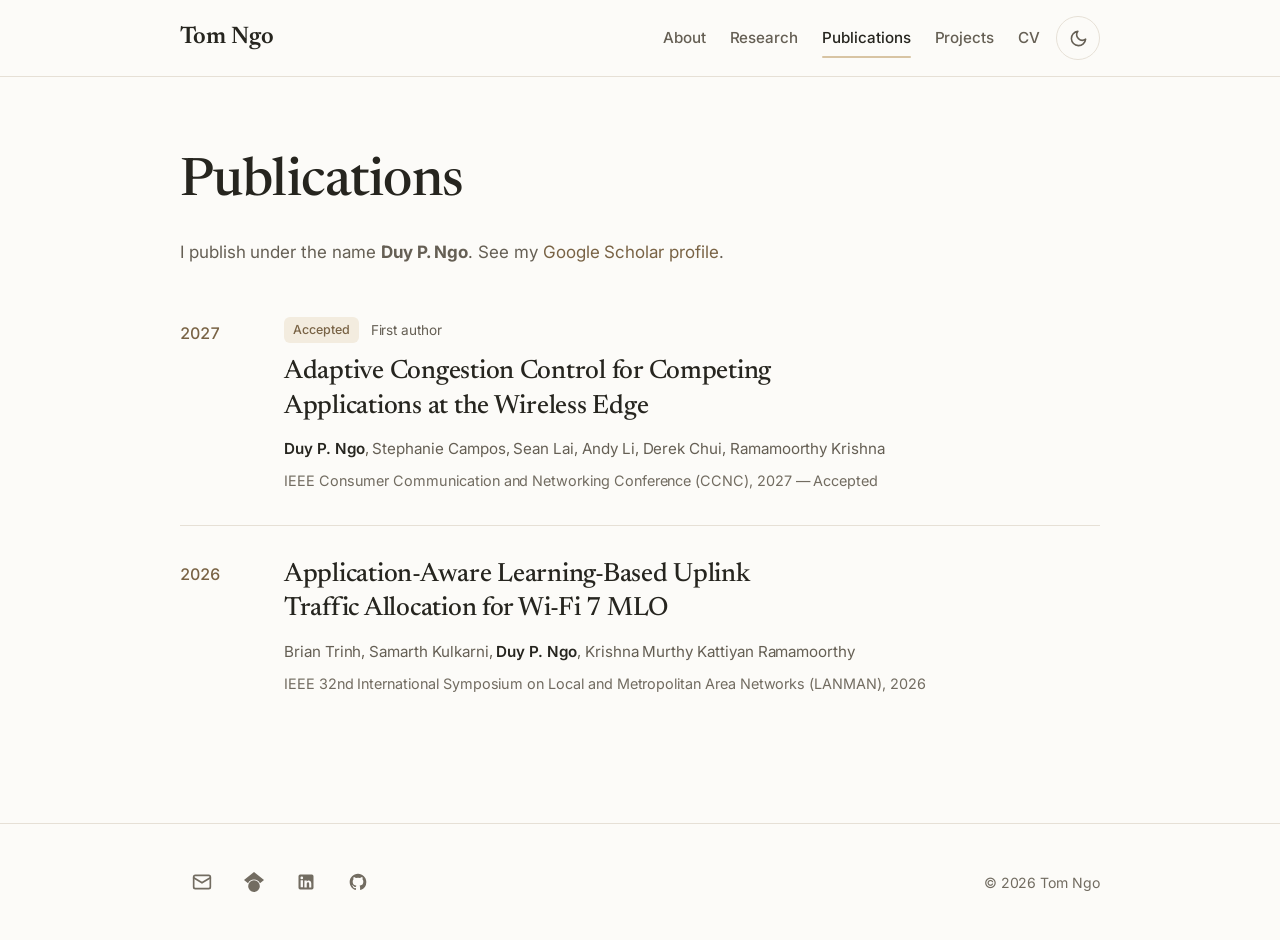
<file: publications.html>
<!DOCTYPE html>
<html lang="en">
<head>
  <meta charset="UTF-8" />
  <meta name="viewport" content="width=device-width, initial-scale=1.0" />
  <title>Publications — Tom Ngo</title>
  <meta name="description" content="Publications by Duy P. Ngo (Tom Ngo) on wireless networks, adaptive congestion control, and Wi-Fi 7 multi-link operation." />
  <meta name="theme-color" content="#fcfbf8" />
  <link rel="icon" type="image/svg+xml" href="assets/favicon.svg" />
  <script>
    (function () {
      var theme = "light";
      try {
        var saved = localStorage.getItem("theme");
        theme = saved === "light" || saved === "dark" ? saved :
          (window.matchMedia("(prefers-color-scheme: dark)").matches ? "dark" : "light");
      } catch (e) {}
      document.documentElement.setAttribute("data-theme", theme);
      document.querySelector('meta[name="theme-color"]').setAttribute("content", theme === "dark" ? "#181714" : "#fcfbf8");
    })();
  </script>
  <link rel="preconnect" href="https://fonts.googleapis.com" />
  <link rel="preconnect" href="https://fonts.gstatic.com" crossorigin />
  <link href="https://fonts.googleapis.com/css2?family=Inter:wght@400;500;600;700&family=Newsreader:ital,opsz,wght@0,6..72,400;0,6..72,500;0,6..72,600;0,6..72,700;1,6..72,400;1,6..72,500&display=swap" rel="stylesheet" />
  <link rel="stylesheet" href="style.css" />
</head>
<body>
  <a class="skip-link" href="#main-content">Skip to content</a>
  <header class="site-header">
    <div class="container nav-inner">
      <a class="brand" href="index.html">Tom Ngo</a>
      <nav class="nav-links" id="navLinks" aria-label="Main navigation">
        <a href="index.html">About</a>
        <a href="research.html">Research</a>
        <a href="publications.html" aria-current="page">Publications</a>
        <a href="projects.html">Projects</a>
        <a href="cv.html">CV</a>
      </nav>
      <button type="button" class="theme-toggle" id="themeToggle" aria-label="Switch to dark mode" title="Switch to dark mode" aria-pressed="false">
        <svg aria-hidden="true" focusable="false" class="icon-moon" viewBox="0 0 24 24" fill="none" stroke="currentColor" stroke-width="2" stroke-linecap="round" stroke-linejoin="round"><path d="M21 12.79A9 9 0 1 1 11.21 3 7 7 0 0 0 21 12.79z"/></svg>
        <svg aria-hidden="true" focusable="false" class="icon-sun" viewBox="0 0 24 24" fill="none" stroke="currentColor" stroke-width="2" stroke-linecap="round" stroke-linejoin="round"><circle cx="12" cy="12" r="4"/><path d="M12 2v2M12 20v2M4.93 4.93l1.41 1.41M17.66 17.66l1.41 1.41M2 12h2M20 12h2M6.34 17.66l-1.41 1.41M19.07 4.93l-1.41 1.41"/></svg>
      </button>
      <button type="button" class="nav-toggle" aria-label="Open menu" aria-expanded="false" aria-controls="navLinks">
        <svg aria-hidden="true" focusable="false" width="24" height="24" viewBox="0 0 24 24" fill="none" stroke="currentColor" stroke-width="2" stroke-linecap="round"><line x1="3" y1="6" x2="21" y2="6"/><line x1="3" y1="12" x2="21" y2="12"/><line x1="3" y1="18" x2="21" y2="18"/></svg>
      </button>
    </div>
  </header>

  <main id="main-content" tabindex="-1">
    <section class="section page-intro">
      <div class="container">
        <h1 class="page-title">Publications</h1>
        <p class="muted">
          I publish under the name <strong>Duy P. Ngo</strong>. See my
          <a href="https://scholar.google.com/citations?user=aA_KUTAAAAAJ&amp;hl=en" target="_blank" rel="noopener">Google Scholar profile</a>.
        </p>
        <ul class="pub-list">
          <li class="pub" id="ccnc-2027">
            <span class="pub-year">2027</span>
            <div>
              <p class="pub-meta"><span class="tag">Accepted</span><span>First author</span></p>
              <h2 class="pub-title">Adaptive Congestion Control for Competing Applications at the Wireless Edge</h2>
              <p class="pub-authors">
                <span class="me">Duy P. Ngo</span>, Stephanie Campos, Sean Lai, Andy Li,
                Derek Chui, Ramamoorthy Krishna
              </p>
              <p class="pub-venue">
                IEEE Consumer Communication and Networking Conference (CCNC), 2027 — Accepted
              </p>
            </div>
          </li>
          <li class="pub" id="lanman-2026">
            <span class="pub-year">2026</span>
            <div>
              <h2 class="pub-title"><a href="https://ieeexplore.ieee.org/document/11623620" target="_blank" rel="noopener">Application-Aware Learning-Based Uplink Traffic Allocation for Wi-Fi 7 MLO</a></h2>
              <p class="pub-authors">
                Brian Trinh, Samarth Kulkarni, <span class="me">Duy P. Ngo</span>,
                Krishna Murthy Kattiyan Ramamoorthy
              </p>
              <p class="pub-venue">
                IEEE 32nd International Symposium on Local and Metropolitan Area Networks (LANMAN), 2026
              </p>
            </div>
          </li>
        </ul>
      </div>
    </section>
  </main>

  <footer class="site-footer">
    <div class="container footer-inner">
      <div class="footer-social">
        <a href="mailto:pngo2@scu.edu" aria-label="Email">
          <svg aria-hidden="true" focusable="false" viewBox="0 0 24 24" fill="none" stroke="currentColor" stroke-width="2" stroke-linecap="round" stroke-linejoin="round"><rect x="2" y="4" width="20" height="16" rx="2"/><path d="m22 7-10 6L2 7"/></svg>
        </a>
        <a href="https://scholar.google.com/citations?user=aA_KUTAAAAAJ&amp;hl=en" target="_blank" rel="noopener" aria-label="Google Scholar">
          <svg aria-hidden="true" focusable="false" viewBox="0 0 24 24" fill="currentColor"><path d="M12 24a7 7 0 1 1 0-14 7 7 0 0 1 0 14zm0-24L0 9.5l4.838 3.94A8 8 0 0 1 12 9a8 8 0 0 1 7.162 4.44L24 9.5z"/></svg>
        </a>
        <a href="https://www.linkedin.com/in/duyngoph" target="_blank" rel="noopener" aria-label="LinkedIn">
          <svg aria-hidden="true" focusable="false" viewBox="0 0 24 24" fill="currentColor"><path d="M19 3a2 2 0 0 1 2 2v14a2 2 0 0 1-2 2H5a2 2 0 0 1-2-2V5a2 2 0 0 1 2-2h14zM8.34 18.34V9.96H5.56v8.38h2.78zM6.95 8.73a1.61 1.61 0 1 0 0-3.22 1.61 1.61 0 0 0 0 3.22zm11.39 9.61v-4.6c0-2.46-1.31-3.6-3.06-3.6-1.41 0-2.04.78-2.39 1.32v-1.13h-2.78c.04.78 0 8.38 0 8.38h2.78v-4.68c0-.25.02-.5.09-.68.2-.5.66-1.01 1.42-1.01.99 0 1.39.76 1.39 1.86v4.51h2.55z"/></svg>
        </a>
        <a href="https://github.com/duyngoph" target="_blank" rel="noopener" aria-label="GitHub">
          <svg aria-hidden="true" focusable="false" viewBox="0 0 24 24" fill="currentColor"><path d="M12 2C6.48 2 2 6.48 2 12c0 4.42 2.87 8.17 6.84 9.5.5.09.68-.22.68-.48v-1.7c-2.78.6-3.37-1.34-3.37-1.34-.46-1.16-1.11-1.47-1.11-1.47-.91-.62.07-.6.07-.6 1 .07 1.53 1.03 1.53 1.03.89 1.53 2.34 1.09 2.91.83.09-.65.35-1.09.63-1.34-2.22-.25-4.55-1.11-4.55-4.94 0-1.09.39-1.98 1.03-2.68-.1-.25-.45-1.27.1-2.65 0 0 .84-.27 2.75 1.02a9.56 9.56 0 0 1 5 0c1.91-1.29 2.75-1.02 2.75-1.02.55 1.38.2 2.4.1 2.65.64.7 1.03 1.59 1.03 2.68 0 3.84-2.34 4.69-4.57 4.94.36.31.68.92.68 1.85v2.74c0 .27.18.58.69.48A10.01 10.01 0 0 0 22 12c0-5.52-4.48-10-10-10z"/></svg>
        </a>
      </div>
      <p class="footer-copy">© 2026 Tom Ngo</p>
    </div>
  </footer>

  <script src="script.js"></script>
</body>
</html>
</file>
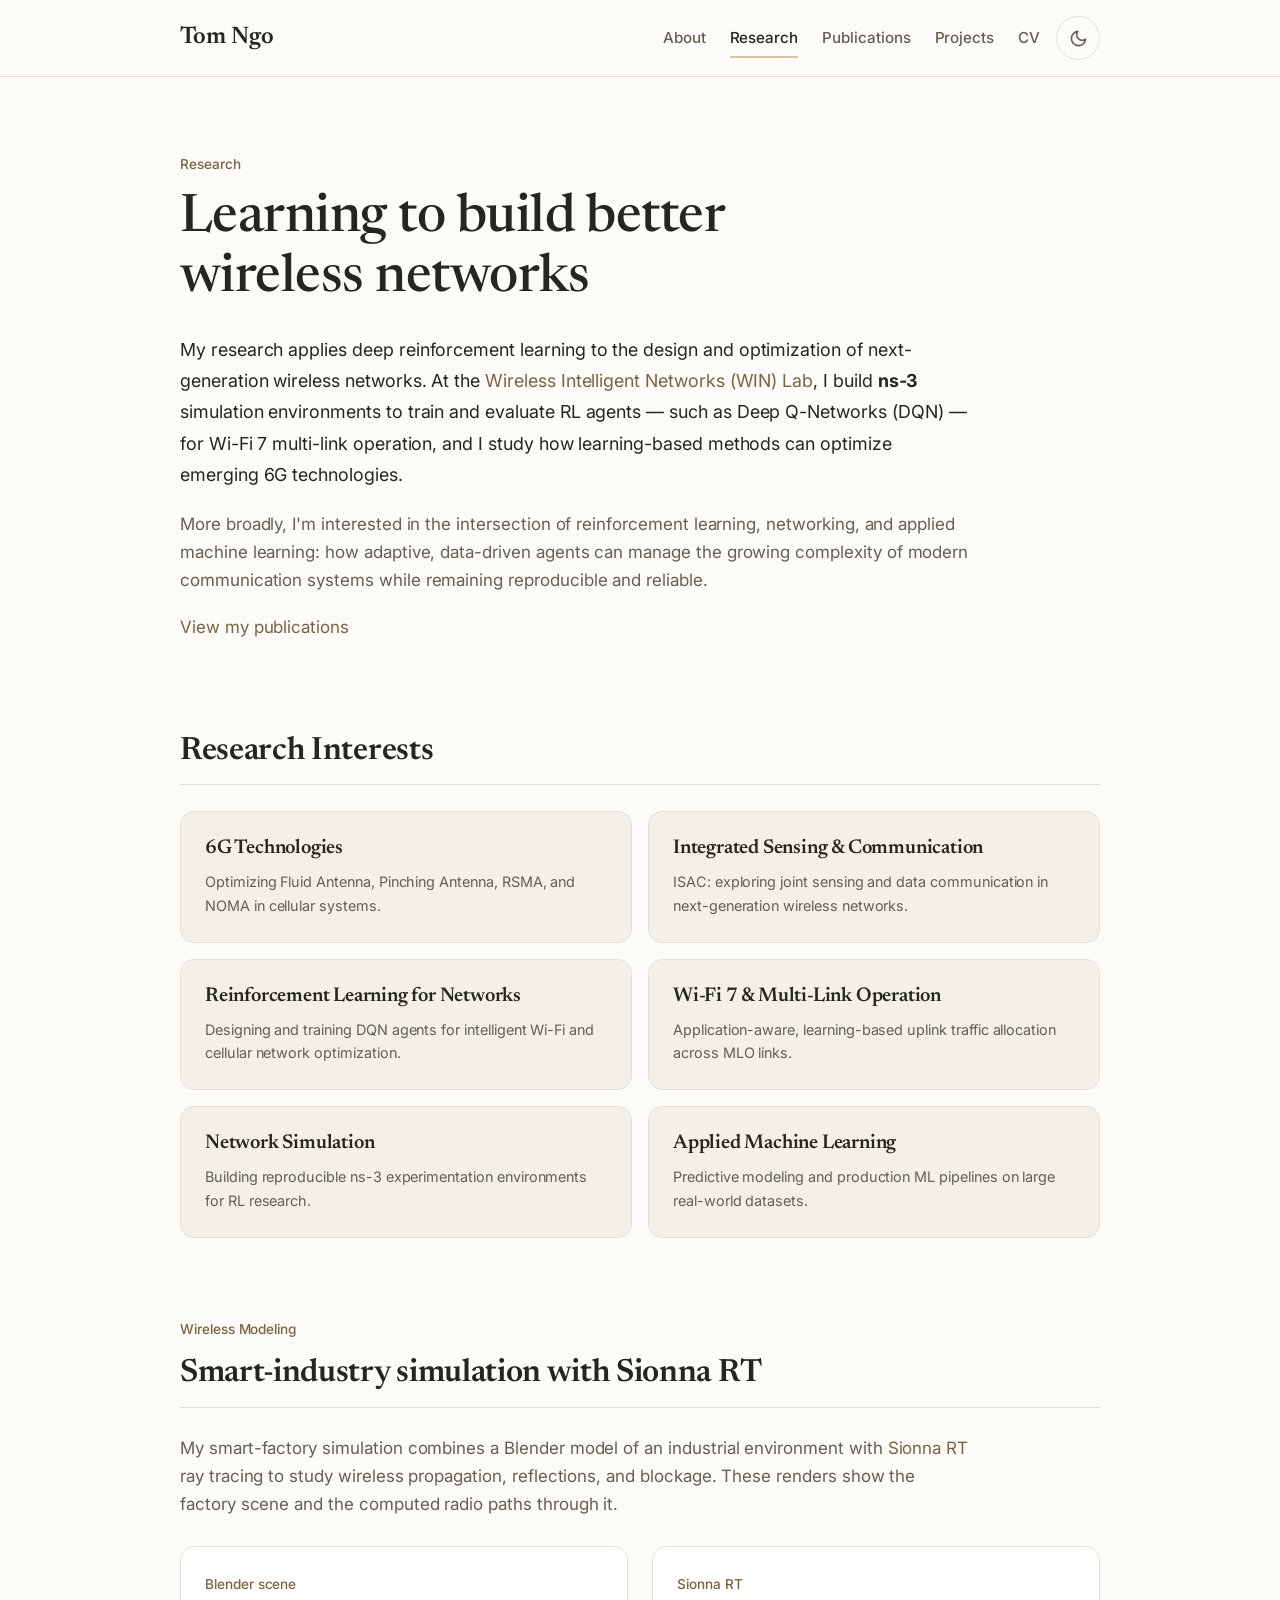
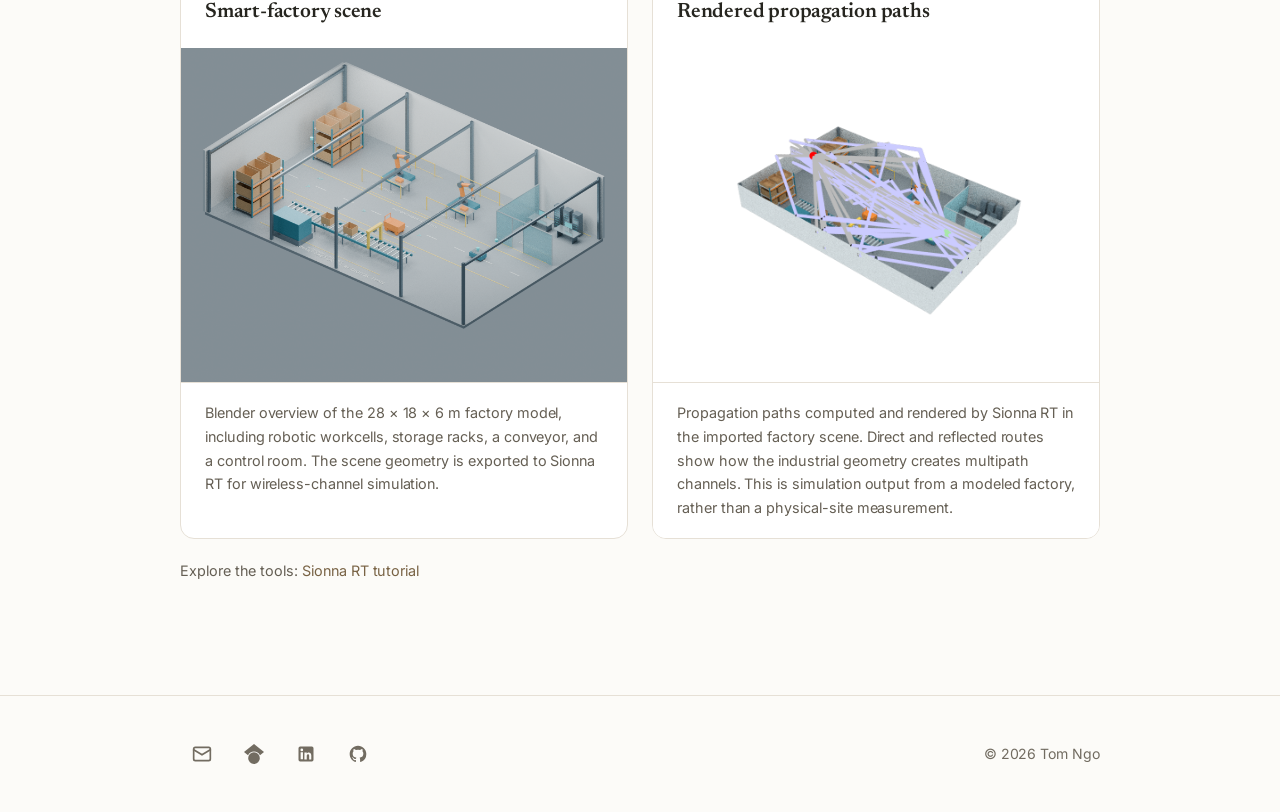
<file: research.html>
<!DOCTYPE html>
<html lang="en">
<head>
  <meta charset="UTF-8" />
  <meta name="viewport" content="width=device-width, initial-scale=1.0" />
  <title>Research — Tom Ngo</title>
  <meta name="description" content="Tom Ngo's research on deep reinforcement learning for intelligent wireless networks, including Wi-Fi 7 multi-link operation and 6G technologies." />
  <meta name="theme-color" content="#fcfbf8" />
  <link rel="icon" type="image/svg+xml" href="assets/favicon.svg" />
  <script>
    (function () {
      var theme = "light";
      try {
        var saved = localStorage.getItem("theme");
        theme = saved === "light" || saved === "dark" ? saved :
          (window.matchMedia("(prefers-color-scheme: dark)").matches ? "dark" : "light");
      } catch (e) {}
      document.documentElement.setAttribute("data-theme", theme);
      document.querySelector('meta[name="theme-color"]').setAttribute("content", theme === "dark" ? "#181714" : "#fcfbf8");
    })();
  </script>
  <link rel="preconnect" href="https://fonts.googleapis.com" />
  <link rel="preconnect" href="https://fonts.gstatic.com" crossorigin />
  <link href="https://fonts.googleapis.com/css2?family=Inter:wght@400;500;600;700&family=Newsreader:ital,opsz,wght@0,6..72,400;0,6..72,500;0,6..72,600;0,6..72,700;1,6..72,400;1,6..72,500&display=swap" rel="stylesheet" />
  <link rel="stylesheet" href="style.css" />
</head>
<body>
  <a class="skip-link" href="#main-content">Skip to content</a>
  <header class="site-header">
    <div class="container nav-inner">
      <a class="brand" href="index.html">Tom Ngo</a>
      <nav class="nav-links" id="navLinks" aria-label="Main navigation">
        <a href="index.html">About</a>
        <a href="research.html" aria-current="page">Research</a>
        <a href="publications.html">Publications</a>
        <a href="projects.html">Projects</a>
        <a href="cv.html">CV</a>
      </nav>
      <button type="button" class="theme-toggle" id="themeToggle" aria-label="Switch to dark mode" title="Switch to dark mode" aria-pressed="false">
        <svg aria-hidden="true" focusable="false" class="icon-moon" viewBox="0 0 24 24" fill="none" stroke="currentColor" stroke-width="2" stroke-linecap="round" stroke-linejoin="round"><path d="M21 12.79A9 9 0 1 1 11.21 3 7 7 0 0 0 21 12.79z"/></svg>
        <svg aria-hidden="true" focusable="false" class="icon-sun" viewBox="0 0 24 24" fill="none" stroke="currentColor" stroke-width="2" stroke-linecap="round" stroke-linejoin="round"><circle cx="12" cy="12" r="4"/><path d="M12 2v2M12 20v2M4.93 4.93l1.41 1.41M17.66 17.66l1.41 1.41M2 12h2M20 12h2M6.34 17.66l-1.41 1.41M19.07 4.93l-1.41 1.41"/></svg>
      </button>
      <button type="button" class="nav-toggle" aria-label="Open menu" aria-expanded="false" aria-controls="navLinks">
        <svg aria-hidden="true" focusable="false" width="24" height="24" viewBox="0 0 24 24" fill="none" stroke="currentColor" stroke-width="2" stroke-linecap="round"><line x1="3" y1="6" x2="21" y2="6"/><line x1="3" y1="12" x2="21" y2="12"/><line x1="3" y1="18" x2="21" y2="18"/></svg>
      </button>
    </div>
  </header>

  <main id="main-content" tabindex="-1">
    <section class="section page-intro">
      <div class="container">
        <p class="eyebrow">Research</p>
        <h1 class="page-title">Learning to build better wireless networks</h1>
        <p class="lead">
          My research applies deep reinforcement learning to the design and optimization of
          next-generation wireless networks. At the <a href="https://krishnaramamoorthy.com/winlab/" target="_blank" rel="noopener">Wireless Intelligent Networks (WIN) Lab</a>, I build
          <strong>ns-3</strong> simulation environments to train and evaluate RL agents — such as Deep
          Q-Networks (DQN) — for Wi-Fi 7 multi-link operation, and I study how learning-based methods
          can optimize emerging 6G technologies.
        </p>
        <p class="muted">
          More broadly, I'm interested in the intersection of reinforcement learning, networking, and
          applied machine learning: how adaptive, data-driven agents can manage the growing complexity
          of modern communication systems while remaining reproducible and reliable.
        </p>
        <p><a href="publications.html">View my publications</a></p>
      </div>
    </section>

    <section class="section">
      <div class="container">
        <h2 class="section-title">Research Interests</h2>
        <div class="interest-grid">
          <div class="interest">
            <h3>6G Technologies</h3>
            <p>Optimizing Fluid Antenna, Pinching Antenna, RSMA, and NOMA in cellular systems.</p>
          </div>
          <div class="interest">
            <h3>Integrated Sensing &amp; Communication</h3>
            <p>ISAC: exploring joint sensing and data communication in next-generation wireless networks.</p>
          </div>
          <div class="interest">
            <h3>Reinforcement Learning for Networks</h3>
            <p>Designing and training DQN agents for intelligent Wi-Fi and cellular network optimization.</p>
          </div>
          <div class="interest">
            <h3>Wi-Fi 7 &amp; Multi-Link Operation</h3>
            <p>Application-aware, learning-based uplink traffic allocation across MLO links.</p>
          </div>
          <div class="interest">
            <h3>Network Simulation</h3>
            <p>Building reproducible ns-3 experimentation environments for RL research.</p>
          </div>
          <div class="interest">
            <h3>Applied Machine Learning</h3>
            <p>Predictive modeling and production ML pipelines on large real-world datasets.</p>
          </div>
        </div>
      </div>
    </section>

    <section class="section" aria-labelledby="sionna-heading">
      <div class="container">
        <p class="eyebrow">Wireless Modeling</p>
        <h2 class="section-title" id="sionna-heading">Smart-industry simulation with Sionna RT</h2>
        <p class="muted">
          My smart-factory simulation combines a Blender model of an industrial environment with
          <a href="https://nvlabs.github.io/sionna/rt/" target="_blank" rel="noopener">Sionna RT</a>
          ray tracing to study wireless propagation, reflections, and blockage.
          These renders show the factory scene and the computed radio paths through it.
        </p>
        <div class="model-gallery">
          <figure class="model-figure">
            <div class="model-figure-heading">
              <span class="eyebrow">Blender scene</span>
              <h3>Smart-factory scene</h3>
            </div>
            <a href="assets/smart-factory-overview.png" target="_blank" rel="noopener" aria-label="Open the smart-factory scene at full resolution">
              <img src="assets/smart-factory-overview.png" width="1600" height="1200" loading="lazy"
                   alt="Blender cutaway of a smart factory with robotic workcells, storage racks, a conveyor, autonomous vehicles, and a glazed control room." />
            </a>
            <figcaption>
              Blender overview of the 28 &times; 18 &times; 6 m factory model, including robotic workcells,
              storage racks, a conveyor, and a control room. The scene geometry is exported to Sionna RT
              for wireless-channel simulation.
            </figcaption>
          </figure>
          <figure class="model-figure">
            <div class="model-figure-heading">
              <span class="eyebrow">Sionna RT</span>
              <h3>Rendered propagation paths</h3>
            </div>
            <a href="assets/smart-factory-propagation.png" target="_blank" rel="noopener" aria-label="Open the Sionna propagation-path render at full resolution">
              <img src="assets/smart-factory-propagation.png" width="1000" height="750" loading="lazy"
                   alt="Sionna RT render of the factory with computed propagation paths connecting a red transmitter marker to receiver markers through direct and reflected routes." />
            </a>
            <figcaption>
              Propagation paths computed and rendered by Sionna RT in the imported factory scene.
              Direct and reflected routes show how the industrial geometry creates multipath channels.
              This is simulation output from a modeled factory, rather than a physical-site measurement.
            </figcaption>
          </figure>
        </div>
        <p class="model-source">
          Explore the tools:
          <a href="https://nvlabs.github.io/sionna/rt/tutorials/Introduction.html" target="_blank" rel="noopener">Sionna RT tutorial</a>
        </p>
      </div>
    </section>
  </main>

  <footer class="site-footer">
    <div class="container footer-inner">
      <div class="footer-social">
        <a href="mailto:pngo2@scu.edu" aria-label="Email">
          <svg aria-hidden="true" focusable="false" viewBox="0 0 24 24" fill="none" stroke="currentColor" stroke-width="2" stroke-linecap="round" stroke-linejoin="round"><rect x="2" y="4" width="20" height="16" rx="2"/><path d="m22 7-10 6L2 7"/></svg>
        </a>
        <a href="https://scholar.google.com/citations?user=aA_KUTAAAAAJ&amp;hl=en" target="_blank" rel="noopener" aria-label="Google Scholar">
          <svg aria-hidden="true" focusable="false" viewBox="0 0 24 24" fill="currentColor"><path d="M12 24a7 7 0 1 1 0-14 7 7 0 0 1 0 14zm0-24L0 9.5l4.838 3.94A8 8 0 0 1 12 9a8 8 0 0 1 7.162 4.44L24 9.5z"/></svg>
        </a>
        <a href="https://www.linkedin.com/in/duyngoph" target="_blank" rel="noopener" aria-label="LinkedIn">
          <svg aria-hidden="true" focusable="false" viewBox="0 0 24 24" fill="currentColor"><path d="M19 3a2 2 0 0 1 2 2v14a2 2 0 0 1-2 2H5a2 2 0 0 1-2-2V5a2 2 0 0 1 2-2h14zM8.34 18.34V9.96H5.56v8.38h2.78zM6.95 8.73a1.61 1.61 0 1 0 0-3.22 1.61 1.61 0 0 0 0 3.22zm11.39 9.61v-4.6c0-2.46-1.31-3.6-3.06-3.6-1.41 0-2.04.78-2.39 1.32v-1.13h-2.78c.04.78 0 8.38 0 8.38h2.78v-4.68c0-.25.02-.5.09-.68.2-.5.66-1.01 1.42-1.01.99 0 1.39.76 1.39 1.86v4.51h2.55z"/></svg>
        </a>
        <a href="https://github.com/duyngoph" target="_blank" rel="noopener" aria-label="GitHub">
          <svg aria-hidden="true" focusable="false" viewBox="0 0 24 24" fill="currentColor"><path d="M12 2C6.48 2 2 6.48 2 12c0 4.42 2.87 8.17 6.84 9.5.5.09.68-.22.68-.48v-1.7c-2.78.6-3.37-1.34-3.37-1.34-.46-1.16-1.11-1.47-1.11-1.47-.91-.62.07-.6.07-.6 1 .07 1.53 1.03 1.53 1.03.89 1.53 2.34 1.09 2.91.83.09-.65.35-1.09.63-1.34-2.22-.25-4.55-1.11-4.55-4.94 0-1.09.39-1.98 1.03-2.68-.1-.25-.45-1.27.1-2.65 0 0 .84-.27 2.75 1.02a9.56 9.56 0 0 1 5 0c1.91-1.29 2.75-1.02 2.75-1.02.55 1.38.2 2.4.1 2.65.64.7 1.03 1.59 1.03 2.68 0 3.84-2.34 4.69-4.57 4.94.36.31.68.92.68 1.85v2.74c0 .27.18.58.69.48A10.01 10.01 0 0 0 22 12c0-5.52-4.48-10-10-10z"/></svg>
        </a>
      </div>
      <p class="footer-copy">© 2026 Tom Ngo</p>
    </div>
  </footer>

  <script src="script.js"></script>
</body>
</html>
</file>
<file: style.css>
/* ===========================================================
   Tom Ngo — Personal Website
   Academic portfolio — warm neutrals, clear hierarchy, accessible interactions
   =========================================================== */

:root {
  --bg: #fcfbf8;
  --bg-soft: #f3f0e9;
  --text: #26251f;
  --text-muted: #655f54;
  --text-faint: #726c61;
  --accent: #796345;
  --accent-hover: #5f4b32;
  --accent-soft: #f3ecdf;
  --accent-fill: #d8c4a3;
  --accent-fill-hover: #cbb18b;
  --accent-on-fill: #372c20;
  --border: #e6e0d6;
  --surface: #ffffff;
  --header-bg: rgba(252, 251, 248, 0.95);
  --max-width: 1000px;
  --radius: 14px;
  --font-sans: "Inter", -apple-system, BlinkMacSystemFont, "Segoe UI", Roboto,
    Helvetica, Arial, sans-serif;
  --font-serif: "Newsreader", Georgia, Cambria, "Times New Roman", serif;
  --shadow: 0 1px 2px rgba(16, 24, 40, 0.04),
    0 8px 24px rgba(16, 24, 40, 0.06);
}

html {
  color-scheme: light;
}

[data-theme="dark"] {
  color-scheme: dark;
  --bg: #181714;
  --bg-soft: #211f1a;
  --text: #eeeae1;
  --text-muted: #bcb6a9;
  --text-faint: #a8a192;
  --accent: #dbc6a4;
  --accent-hover: #ecdcc4;
  --accent-soft: #30291f;
  --border: #3d382e;
  --surface: #211f1a;
  --header-bg: rgba(24, 23, 20, 0.95);
  --shadow: 0 1px 2px rgba(0, 0, 0, 0.4),
    0 8px 24px rgba(0, 0, 0, 0.5);
}

/* ----------  Reset / base  ---------- */
* {
  box-sizing: border-box;
}

html {
  scroll-behavior: smooth;
  -webkit-text-size-adjust: 100%;
  scroll-padding-top: 96px;
}

body {
  margin: 0;
  font-family: var(--font-sans);
  color: var(--text);
  background: var(--bg);
  line-height: 1.65;
  font-size: 17px;
  letter-spacing: -0.003em;
  overflow-wrap: break-word;
  -webkit-font-smoothing: antialiased;
  text-rendering: optimizeLegibility;
}

.container {
  width: 100%;
  max-width: var(--max-width);
  margin: 0 auto;
  padding: 0 clamp(20px, 4vw, 40px);
}

a {
  color: var(--accent);
  text-decoration: none;
  text-underline-offset: 0.2em;
  text-decoration-thickness: 1px;
  transition: color 0.15s ease;
}

a:hover {
  color: var(--accent-hover);
  text-decoration: underline;
}

::selection {
  background: var(--accent-fill);
  color: var(--accent-on-fill);
}

h1,
h2,
h3 {
  font-family: var(--font-serif);
  font-optical-sizing: auto;
  line-height: 1.2;
  font-weight: 600;
  letter-spacing: -0.01em;
  color: var(--text);
  text-wrap: balance;
}

p {
  margin: 0 0 1.1em;
}

/* Keep small UI elements in a clean sans for contrast with the serif */
.nav-links a,
.eyebrow,
.tag,
.chip,
.btn,
.pub-year,
.meta,
.date,
.social-row a,
.footer-copy {
  color: var(--text-faint);
  font-size: 0.88rem;
  margin: 0;
}

img {
  max-width: 100%;
  display: block;
}

/* ----------  Header / nav  ---------- */
.site-header {
  position: sticky;
  top: 0;
  z-index: 50;
  background: var(--header-bg);
  backdrop-filter: saturate(180%) blur(10px);
  border-bottom: 1px solid var(--border);
}

.nav-inner {
  display: flex;
  align-items: center;
  justify-content: space-between;
  min-height: 76px;
  gap: 16px;
}

.brand {
  font-family: var(--font-serif);
  font-weight: 600;
  font-size: 1.5rem;
  color: var(--text);
  margin-right: auto;
  white-space: nowrap;
}

.brand:hover {
  text-decoration: none;
  color: var(--accent);
}

.nav-links {
  display: flex;
  align-items: center;
  gap: 24px;
}

.nav-links a {
  color: var(--text-muted);
  font-size: 0.95rem;
  font-weight: 500;
  padding: 12px 0;
  position: relative;
}

.nav-links a:hover {
  color: var(--text);
  text-decoration: none;
}

.nav-links a[aria-current="page"] {
  color: var(--text);
}

.nav-links a[aria-current="page"]::after {
  content: "";
  position: absolute;
  left: 0;
  right: 0;
  bottom: 5px;
  height: 2px;
  background: var(--accent-fill);
  border-radius: 2px;
}

.nav-toggle {
  display: none;
  background: none;
  border: 0;
  cursor: pointer;
  padding: 8px;
  color: var(--text);
}

.nav-toggle svg {
  display: block;
}

/* theme toggle */
.theme-toggle {
  display: none;
  align-items: center;
  justify-content: center;
  width: 44px;
  height: 44px;
  flex-shrink: 0;
  background: none;
  border: 1px solid var(--border);
  cursor: pointer;
  color: var(--text-muted);
  border-radius: 50%;
  transition: color 0.15s ease, background-color 0.15s ease;
}

.theme-toggle:hover {
  color: var(--text);
  background: var(--bg-soft);
}

.theme-toggle svg {
  width: 19px;
  height: 19px;
  display: block;
}

.theme-toggle .icon-sun {
  display: none;
}

[data-theme="dark"] .theme-toggle .icon-sun {
  display: block;
}

[data-theme="dark"] .theme-toggle .icon-moon {
  display: none;
}

/* ----------  Layout helpers  ---------- */
main {
  padding: 0 0 72px;
}

.section {
  padding-top: clamp(44px, 7vw, 72px);
}

.section-title {
  font-size: clamp(1.65rem, 3vw, 2rem);
  margin: 0 0 26px;
  padding-bottom: 14px;
  border-bottom: 1px solid var(--border);
}

.eyebrow {
  font-size: 0.85rem;
  font-weight: 500;
  color: var(--accent);
  margin: 0 0 14px;
}

.muted {
  color: var(--text-muted);
}

/* ----------  Hero (About)  ---------- */
.hero {
  padding: clamp(40px, 7vw, 76px) 0 0;
}

.hero-photo {
  width: 240px;
  height: 280px;
  object-fit: cover;
  object-position: center 30%;
  border-radius: 24px 24px 72px 24px;
  border: 1px solid var(--border);
  background: var(--surface);
}

.hero h1 {
  font-size: clamp(3.2rem, 7vw, 4.6rem);
  font-weight: 500;
  letter-spacing: -0.04em;
  line-height: 1.05;
  margin: 0 0 20px;
}

.hero-tagline {
  font-size: 1.08rem;
  color: var(--text-muted);
  max-width: 48ch;
  margin: 0 0 24px;
}

.hero-tagline strong {
  color: var(--text);
  font-weight: 600;
}

/* social / link row */
.social-row {
  display: flex;
  flex-wrap: wrap;
  align-items: center;
  gap: 4px 24px;
  grid-column: 1 / -1;
  padding: 16px 0;
  border-top: 1px solid var(--border);
  border-bottom: 1px solid var(--border);
}

.social-row a {
  display: inline-flex;
  align-items: center;
  gap: 8px;
  min-height: 44px;
  color: var(--text-muted);
  font-size: 0.9rem;
  font-weight: 500;
  transition: color 0.15s ease;
}

.social-row a:hover {
  color: var(--accent);
  text-decoration: underline;
}

.social-row svg {
  width: 16px;
  height: 16px;
  flex-shrink: 0;
}

/* ----------  Prose blocks  ---------- */
.lead {
  font-size: 1.12rem;
  line-height: 1.75;
}

.cards {
  display: grid;
  gap: 14px;
}

.card {
  border: 1px solid var(--border);
  border-radius: var(--radius);
  padding: 24px;
  background: var(--surface);
  transition: box-shadow 0.18s ease, border-color 0.18s ease;
}

.news-cards .card:hover,
.news-cards .card:focus-within {
  border-color: var(--accent-fill);
  box-shadow: 0 0 18px rgba(216, 196, 163, 0.28),
    0 8px 24px rgba(216, 196, 163, 0.18);
}

.card h3 {
  font-size: 1.25rem;
  margin: 0 0 8px;
}

.card .meta {
  color: var(--text-faint);
  font-size: 0.88rem;
  margin: 0 0 12px;
}

.card ul {
  margin: 0;
  padding-left: 18px;
}

.card ul li {
  margin-bottom: 6px;
  color: var(--text-muted);
}

/* tag pills */
.tags {
  display: flex;
  flex-wrap: wrap;
  gap: 7px;
  margin-top: 14px;
}

.tag {
  font-size: 0.78rem;
  font-weight: 500;
  color: var(--accent);
  background: var(--accent-soft);
  border-radius: 6px;
  padding: 3px 9px;
}

/* "View on GitHub" link on project cards */
.card-link {
  display: inline-flex;
  align-items: center;
  gap: 7px;
  margin-top: 16px;
  font-family: var(--font-sans);
  font-size: 0.88rem;
  font-weight: 500;
  color: var(--accent);
}

.card-link:hover {
  color: var(--accent-hover);
  text-decoration: none;
}

.card-link svg {
  width: 16px;
  height: 16px;
}

/* Award badge */
.award {
  display: inline-flex;
  align-items: center;
  gap: 7px;
  font-family: var(--font-sans);
  font-size: 0.85rem;
  font-weight: 600;
  color: #92600a;
  background: #fdf3d3;
  border: 1px solid #f3dca0;
  border-radius: 999px;
  padding: 5px 12px;
  margin: 2px 0 14px;
}

.award svg {
  width: 15px;
  height: 15px;
}

[data-theme="dark"] .award {
  color: #f5cf72;
  background: #2c2410;
  border-color: #4a3c16;
}

/* ----------  Research interests grid  ---------- */
.interest-grid {
  display: grid;
  grid-template-columns: repeat(2, minmax(0, 1fr));
  gap: 16px;
  margin: 4px 0 8px;
}

.interest {
  border: 1px solid var(--border);
  border-radius: var(--radius);
  padding: 24px;
  background: var(--bg-soft);
}

.interest h3 {
  font-size: 1.25rem;
  margin: 0 0 10px;
}

.interest p {
  margin: 0;
  font-size: 0.9rem;
  color: var(--text-muted);
}

/* ----------  Wireless modeling figures  ---------- */
.model-figure {
  margin: 0;
  min-width: 0;
  overflow: hidden;
  border: 1px solid var(--border);
  border-radius: var(--radius);
  background: var(--surface);
}

.model-figure-heading {
  padding: 22px 24px;
}

.model-figure-heading h3 {
  margin: 4px 0 0;
  font-size: 1.3rem;
}

.model-figure img {
  width: 100%;
  height: auto;
}

.model-figure figcaption {
  padding: 18px 24px;
  border-top: 1px solid var(--border);
  background: var(--surface);
  color: var(--text-muted);
  font-size: 0.9rem;
}

.model-source {
  font-size: 0.9rem;
  color: var(--text-muted);
}

/* ----------  Publications  ---------- */
.pub-list {
  list-style: none;
  margin: 0;
  padding: 0;
}

.pub {
  display: grid;
  grid-template-columns: 80px minmax(0, 1fr);
  gap: 24px;
  padding: 32px 0;
  border-bottom: 1px solid var(--border);
  scroll-margin-top: 100px;
}

.pub:last-child {
  border-bottom: 0;
}

.pub-year {
  font-weight: 500;
  color: var(--accent);
  font-size: 1rem;
  font-variant-numeric: tabular-nums;
  padding-top: 3px;
}

.pub-title {
  font-family: var(--font-serif);
  font-weight: 500;
  font-size: clamp(1.3rem, 2.5vw, 1.65rem);
  line-height: 1.3;
  margin: 0 0 12px;
}

.pub-title a {
  color: var(--text);
  text-decoration: none;
}

.pub-title a:hover,
.pub-title a:focus-visible {
  color: var(--accent);
  text-decoration: underline;
}

.pub-authors {
  color: var(--text-muted);
  font-size: 0.95rem;
  margin: 0 0 3px;
}

.pub-authors .me {
  color: var(--text);
  font-weight: 600;
}

.pub-venue {
  color: var(--text-faint);
  font-size: 0.9rem;
  margin: 8px 0 0;
}

/* ----------  CV page  ---------- */
.cv-item {
  display: grid;
  grid-template-columns: 1fr auto;
  gap: 8px 18px;
  align-items: baseline;
  margin-bottom: 4px;
}

.cv-item h3 {
  font-size: 1.05rem;
  margin: 0;
}

.cv-item .date {
  color: var(--text-faint);
  font-size: 0.88rem;
  white-space: nowrap;
}

.cv-sub {
  color: var(--text-muted);
  font-size: 0.95rem;
  margin: 0 0 8px;
}

.cv-block {
  margin-bottom: 30px;
}

.cv-block ul {
  margin: 8px 0 0;
  padding-left: 18px;
}

.cv-block ul li {
  margin-bottom: 6px;
  color: var(--text-muted);
}

.chip-row {
  display: flex;
  flex-wrap: wrap;
  gap: 8px;
}

.chip {
  font-size: 0.85rem;
  border: 1px solid var(--border);
  background: var(--bg-soft);
  border-radius: 8px;
  padding: 5px 11px;
  color: var(--text-muted);
}

.btn {
  display: inline-flex;
  align-items: center;
  gap: 8px;
  background: var(--accent-fill);
  color: var(--accent-on-fill);
  padding: 10px 18px;
  border-radius: 8px;
  font-weight: 600;
  font-size: 0.92rem;
  min-height: 44px;
  justify-content: center;
  transition: background-color 0.15s ease;
}

.btn:hover {
  background: var(--accent-fill-hover);
  color: var(--accent-on-fill);
  text-decoration: none;
}

.btn svg {
  width: 16px;
  height: 16px;
}

/* ----------  Footer  ---------- */
.site-footer {
  border-top: 1px solid var(--border);
  padding: 36px 0;
  margin-top: 24px;
}

.footer-inner {
  display: flex;
  align-items: center;
  justify-content: space-between;
  flex-wrap: wrap;
  gap: 16px;
}

.footer-social {
  display: flex;
  gap: 8px;
}

.footer-social a {
  color: var(--text-faint);
  display: inline-flex;
  align-items: center;
  justify-content: center;
  width: 44px;
  height: 44px;
  border-radius: 50%;
}

.footer-social a:hover {
  color: var(--accent);
}

.footer-social svg {
  width: 20px;
  height: 20px;
}

.footer-copy {
  color: var(--text-faint);
  font-size: 0.88rem;
}

/* ----------  Page hierarchy and reading layout  ---------- */
.page-intro {
  padding-top: clamp(44px, 7vw, 76px);
}

.page-title {
  font-size: clamp(2.3rem, 4.8vw, 3.3rem);
  line-height: 1.12;
  font-weight: 500;
  max-width: 23ch;
  margin: 0 0 26px;
}

.page-heading-row {
  display: flex;
  align-items: center;
  justify-content: space-between;
  flex-wrap: wrap;
  gap: 16px;
  margin-bottom: 12px;
}

.page-heading-row .page-title {
  margin-bottom: 0;
}

.container > p,
.prose > p {
  max-width: 72ch;
}

.hero-grid {
  display: grid;
  grid-template-columns: minmax(0, 1fr) 240px;
  align-items: center;
  gap: 32px 48px;
}

.hero-copy {
  min-width: 0;
}

.hero-actions {
  display: flex;
  flex-wrap: wrap;
  align-items: center;
  gap: 12px 24px;
}

.text-link {
  display: inline-flex;
  align-items: center;
  min-height: 44px;
  text-decoration: underline;
  font-size: 0.95rem;
  font-weight: 500;
}

.about-section {
  padding-top: 36px;
}

.news-card {
  display: grid;
  grid-template-columns: 104px minmax(0, 1fr);
  gap: 20px;
}

.news-card .meta {
  padding-top: 3px;
  font-variant-numeric: tabular-nums;
  margin: 0;
}

.news-body > p {
  font-size: 0.95rem;
  margin: 0;
}

.news-body h3 a {
  color: var(--text);
}

.news-body h3 a:hover {
  color: var(--accent);
}

.project-list {
  margin-top: 36px;
  gap: 24px;
}

.project-list .card {
  padding: clamp(22px, 4vw, 36px);
}

.project-list h2 {
  font-size: clamp(1.45rem, 3vw, 1.8rem);
  margin: 0 0 12px;
}

.project-list li {
  max-width: 74ch;
}

.pub-meta {
  display: flex;
  flex-wrap: wrap;
  align-items: center;
  gap: 12px;
  color: var(--text-muted);
  font-size: 0.85rem;
  margin: 0 0 12px;
}

.model-gallery {
  display: grid;
  grid-template-columns: repeat(2, minmax(0, 1fr));
  gap: 24px;
  margin: 28px 0 20px;
}

.model-figure > a {
  display: block;
}

.model-figure > a:focus-visible {
  outline-offset: -4px;
}

/* ----------  Keyboard, touch, and reduced motion  ---------- */
a, button {
  touch-action: manipulation;
  -webkit-tap-highlight-color: rgba(216, 196, 163, 0.35);
}

a:focus-visible,
button:focus-visible,
main:focus-visible {
  outline: 2px solid var(--accent);
  outline-offset: 5px;
}

[id] {
  scroll-margin-top: 96px;
}

.skip-link {
  position: fixed;
  z-index: 100;
  top: 12px;
  left: 20px;
  padding: 10px 18px;
  border-radius: 8px;
  background: var(--accent-fill);
  color: var(--accent-on-fill);
  transform: translateY(-160%);
}

.skip-link:focus {
  transform: translateY(0);
}

.theme-ready .theme-toggle {
  display: inline-flex;
}

@media (prefers-reduced-motion: reduce) {
  html { scroll-behavior: auto; }
  *, *::before, *::after { transition: none !important; }
}

/* ----------  Responsive  ---------- */
@media (max-width: 760px) {
  .nav-inner {
    min-height: 72px;
    flex-wrap: wrap;
    gap: 8px;
  }

  .nav-links {
    width: 100%;
    order: 3;
    flex-wrap: wrap;
    gap: 8px 20px;
    padding-bottom: 12px;
  }

  .nav-ready .nav-toggle {
    display: inline-flex;
    align-items: center;
    justify-content: center;
    width: 44px;
    height: 44px;
  }

  .nav-ready .nav-links {
    position: absolute;
    top: 72px;
    left: 0;
    right: 0;
    flex-direction: column;
    align-items: stretch;
    flex-wrap: nowrap;
    gap: 0;
    max-height: calc(100dvh - 72px);
    overflow-y: auto;
    overscroll-behavior: contain;
    background: var(--surface);
    border-bottom: 1px solid var(--border);
    padding: 8px 24px 16px;
    box-shadow: var(--shadow);
    display: none;
  }

  .nav-ready .nav-links.open { display: flex; }

  .nav-ready .nav-links a {
    padding: 12px 10px;
    border-radius: 6px;
  }

  .nav-links a[aria-current="page"] {
    background: var(--accent-soft);
    color: var(--accent);
  }

  .nav-links a[aria-current="page"]::after { display: none; }

  .hero-grid {
    grid-template-columns: minmax(0, 1fr) 180px;
    gap: 28px;
  }

  .hero-photo { width: 180px; height: 220px; }
  .model-gallery { grid-template-columns: minmax(0, 1fr); }
}

@media (max-width: 560px) {
  body { font-size: 16px; }
  .hero-grid { grid-template-columns: minmax(0, 1fr); gap: 24px; }
  .hero-photo { grid-row: 1; width: 132px; height: 154px; border-radius: 16px 16px 40px 16px; }
  .hero h1 { font-size: 3.4rem; }
  .social-row { gap: 0 22px; }
  .interest-grid { grid-template-columns: minmax(0, 1fr); }
  .interest { padding: 20px; }
  .news-card { grid-template-columns: minmax(0, 1fr); gap: 10px; }
  .pub { grid-template-columns: minmax(0, 1fr); gap: 10px; }
  .pub-year { padding-top: 0; }
  .cv-item { grid-template-columns: minmax(0, 1fr); }
  .cv-item .date { white-space: normal; }
  .model-figure-heading, .model-figure figcaption { padding: 20px; }
  .footer-inner { gap: 12px; }
}
</file>
